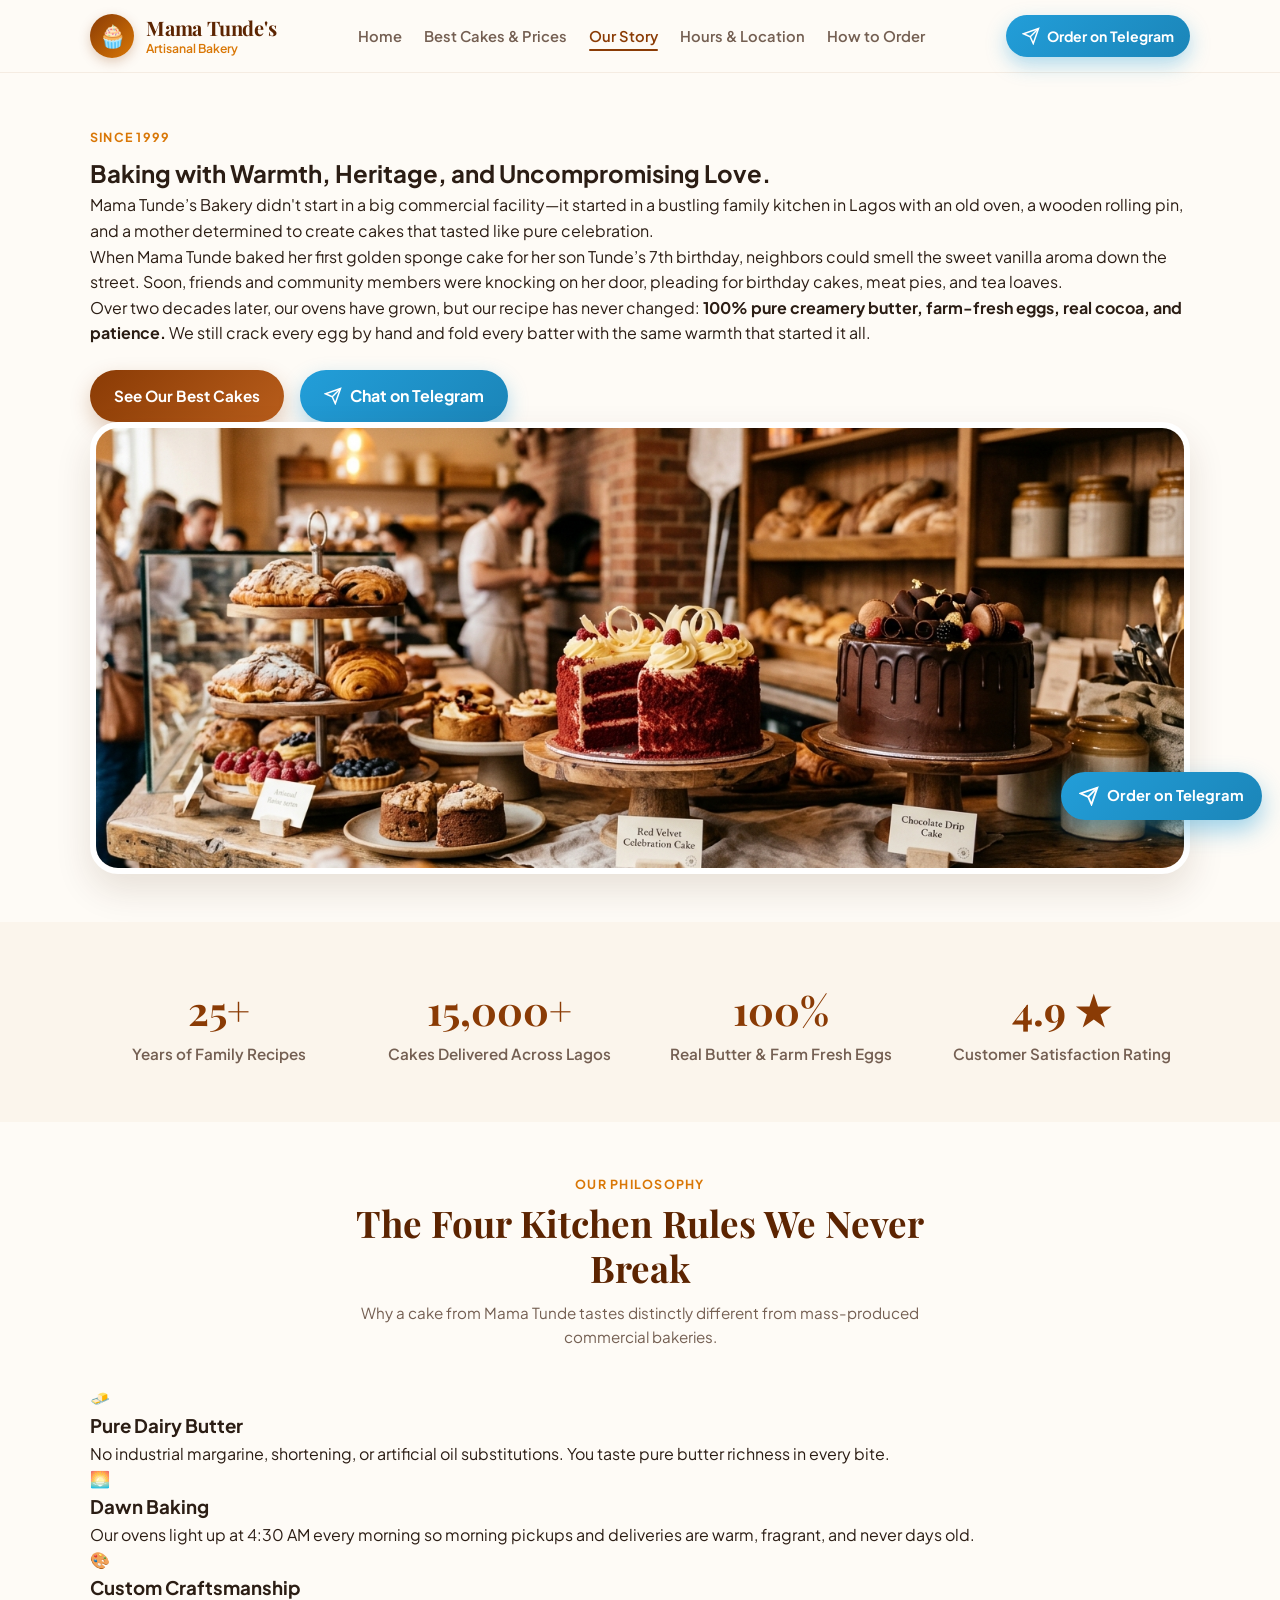
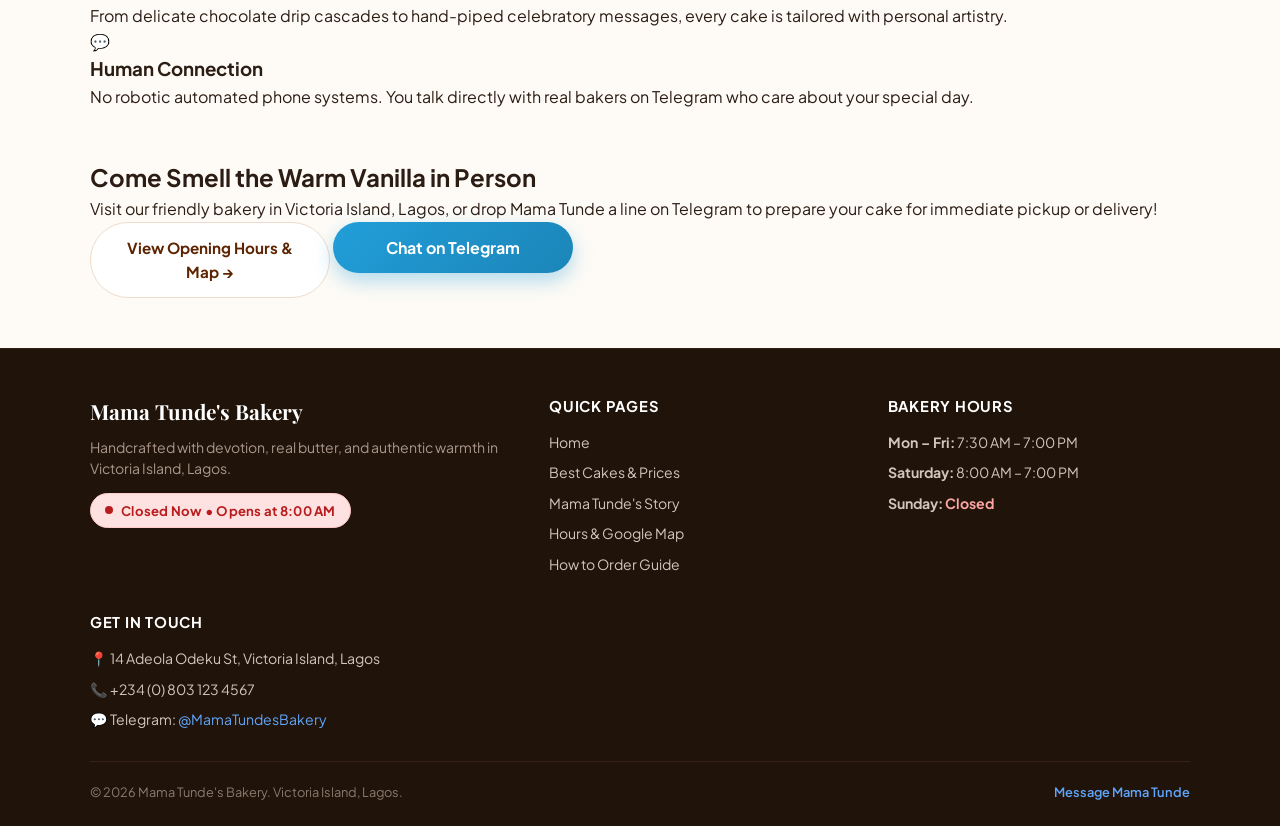
<file: about.html>
<!DOCTYPE html>
<html lang="en">
<head>
  <meta charset="UTF-8">
  <meta name="viewport" content="width=device-width, initial-scale=1.0, viewport-fit=cover">
  <title>Our Story & Heritage | Mama Tunde's Bakery</title>
  <meta name="description" content="Discover the story behind Mama Tunde's Bakery: 25+ years of artisanal baking, 100% pure dairy butter, family recipes, and authentic warmth in Lagos.">
  
  <link rel="icon" href="data:image/svg+xml,<svg xmlns=%22http://www.w3.org/2000/svg%22 viewBox=%220 0 100 100%22><text y=%22.9em%22 font-size=%2290%22>👩🏾‍🍳</text></svg>">
  <link rel="stylesheet" href="css/style.css">
</head>
<body>

  <!-- Site Header -->
  <header class="site-header">
    <div class="container header-inner">
      <a href="index.html" class="brand-logo" aria-label="Mama Tunde's Bakery Home">
        <div class="brand-icon">🧁</div>
        <div class="brand-text">
          <span class="brand-name">Mama Tunde's</span>
          <span class="brand-tagline">Artisanal Bakery</span>
        </div>
      </a>

      <!-- Desktop Navigation -->
      <nav aria-label="Main Navigation">
        <ul class="nav-menu">
          <li><a href="index.html" class="nav-link">Home</a></li>
          <li><a href="cakes.html" class="nav-link">Best Cakes & Prices</a></li>
          <li><a href="about.html" class="nav-link active">Our Story</a></li>
          <li><a href="location.html" class="nav-link">Hours & Location</a></li>
          <li><a href="order.html" class="nav-link">How to Order</a></li>
        </ul>
      </nav>

      <!-- Header Actions -->
      <div class="header-actions">
        <a href="https://t.me/MamaTundesBakery?text=Hello%20Mama%20Tunde!%20I%20just%20read%20your%20story%20and%20would%20love%20to%20order%20a%20cake." 
           target="_blank" rel="noopener noreferrer" class="btn-telegram-header">
          <svg width="18" height="18" viewBox="0 0 24 24" fill="none" stroke="currentColor" stroke-width="2"><line x1="22" y1="2" x2="11" y2="13"></line><polygon points="22 2 15 22 11 13 2 9 22 2"></polygon></svg>
          Order on Telegram
        </a>

        <button class="menu-toggle" aria-label="Toggle Navigation Menu" aria-expanded="false">
          <span></span>
          <span></span>
          <span></span>
        </button>
      </div>
    </div>

    <!-- Mobile Slide Drawer -->
    <div class="mobile-nav-drawer" role="dialog" aria-modal="true">
      <ul class="mobile-nav-list">
        <li class="mobile-nav-item"><a href="index.html"><span>🏠 Home</span> <span>→</span></a></li>
        <li class="mobile-nav-item"><a href="cakes.html"><span>🎂 Best Cakes & Prices</span> <span>→</span></a></li>
        <li class="mobile-nav-item"><a href="about.html" class="active"><span>👩🏾‍🍳 Our Story & Mama Tunde</span> <span>→</span></a></li>
        <li class="mobile-nav-item"><a href="location.html"><span>📍 Opening Hours & Map</span> <span>→</span></a></li>
        <li class="mobile-nav-item"><a href="order.html"><span>📋 How to Order Guide</span> <span>→</span></a></li>
      </ul>
      <a href="https://t.me/MamaTundesBakery?text=Hello%20Mama%20Tunde!%20I'd%20like%20to%20order%20a%20fresh%20cake." 
         target="_blank" rel="noopener noreferrer" class="mobile-telegram-btn-drawer">
        <svg width="20" height="20" viewBox="0 0 24 24" fill="none" stroke="currentColor" stroke-width="2"><line x1="22" y1="2" x2="11" y2="13"></line><polygon points="22 2 15 22 11 13 2 9 22 2"></polygon></svg>
        Chat & Order on Telegram
      </a>
    </div>
  </header>

  <main>
    <!-- About Hero Section -->
    <section class="section" style="padding-top: 50px;">
      <div class="container about-hero-grid">
        <div class="about-text">
          <span class="section-label">Since 1999</span>
          <h2>Baking with Warmth, Heritage, and Uncompromising Love.</h2>
          <p>
            Mama Tunde’s Bakery didn't start in a big commercial facility—it started in a bustling family kitchen in Lagos with an old oven, a wooden rolling pin, and a mother determined to create cakes that tasted like pure celebration.
          </p>
          <p>
            When Mama Tunde baked her first golden sponge cake for her son Tunde’s 7th birthday, neighbors could smell the sweet vanilla aroma down the street. Soon, friends and community members were knocking on her door, pleading for birthday cakes, meat pies, and tea loaves.
          </p>
          <p>
            Over two decades later, our ovens have grown, but our recipe has never changed: <strong>100% pure creamery butter, farm-fresh eggs, real cocoa, and patience.</strong> We still crack every egg by hand and fold every batter with the same warmth that started it all.
          </p>

          <div style="margin-top: 24px; display: flex; gap: 16px; flex-wrap: wrap;">
            <a href="cakes.html" class="btn btn-primary">See Our Best Cakes</a>
            <a href="https://t.me/MamaTundesBakery?text=Hello%20Mama%20Tunde!%20I%20love%20your%20story%20and%20want%20to%20order%20a%20cake." target="_blank" rel="noopener noreferrer" class="btn btn-telegram-primary">
              <svg width="18" height="18" viewBox="0 0 24 24" fill="none" stroke="currentColor" stroke-width="2"><line x1="22" y1="2" x2="11" y2="13"></line><polygon points="22 2 15 22 11 13 2 9 22 2"></polygon></svg>
              Chat on Telegram
            </a>
          </div>
        </div>

        <div>
          <div class="hero-image-wrap" style="border-width: 6px;">
            <img src="assets/images/hero-display.jpg" alt="Artisanal Bakery Kitchen with Fresh Cakes and Pastries" loading="eager">
          </div>
        </div>
      </div>
    </section>

    <!-- Heritage Stats Counter -->
    <section class="section" style="background: #fbf5ec; padding: 40px 0;">
      <div class="container">
        <div style="display: grid; grid-template-columns: repeat(auto-fit, minmax(180px, 1fr)); gap: 24px; text-align: center;">
          <div style="padding: 16px;">
            <div style="font-family: var(--font-serif); font-size: 2.5rem; font-weight: 700; color: var(--color-primary);">25+</div>
            <div style="font-weight: 600; color: var(--color-text-muted); font-size: 0.95rem;">Years of Family Recipes</div>
          </div>
          <div style="padding: 16px;">
            <div style="font-family: var(--font-serif); font-size: 2.5rem; font-weight: 700; color: var(--color-primary);">15,000+</div>
            <div style="font-weight: 600; color: var(--color-text-muted); font-size: 0.95rem;">Cakes Delivered Across Lagos</div>
          </div>
          <div style="padding: 16px;">
            <div style="font-family: var(--font-serif); font-size: 2.5rem; font-weight: 700; color: var(--color-primary);">100%</div>
            <div style="font-weight: 600; color: var(--color-text-muted); font-size: 0.95rem;">Real Butter & Farm Fresh Eggs</div>
          </div>
          <div style="padding: 16px;">
            <div style="font-family: var(--font-serif); font-size: 2.5rem; font-weight: 700; color: var(--color-primary);">4.9 ★</div>
            <div style="font-weight: 600; color: var(--color-text-muted); font-size: 0.95rem;">Customer Satisfaction Rating</div>
          </div>
        </div>
      </div>
    </section>

    <!-- Our 4 Core Promises -->
    <section class="section">
      <div class="container">
        <div class="section-header">
          <span class="section-label">Our Philosophy</span>
          <h2 class="section-title">The Four Kitchen Rules We Never Break</h2>
          <p class="section-subtitle">Why a cake from Mama Tunde tastes distinctly different from mass-produced commercial bakeries.</p>
        </div>

        <div class="values-grid">
          <div class="value-card">
            <div class="value-icon">🧈</div>
            <h3 class="value-title">Pure Dairy Butter</h3>
            <p class="value-desc">No industrial margarine, shortening, or artificial oil substitutions. You taste pure butter richness in every bite.</p>
          </div>

          <div class="value-card">
            <div class="value-icon">🌅</div>
            <h3 class="value-title">Dawn Baking</h3>
            <p class="value-desc">Our ovens light up at 4:30 AM every morning so morning pickups and deliveries are warm, fragrant, and never days old.</p>
          </div>

          <div class="value-card">
            <div class="value-icon">🎨</div>
            <h3 class="value-title">Custom Craftsmanship</h3>
            <p class="value-desc">From delicate chocolate drip cascades to hand-piped celebratory messages, every cake is tailored with personal artistry.</p>
          </div>

          <div class="value-card">
            <div class="value-icon">💬</div>
            <h3 class="value-title">Human Connection</h3>
            <p class="value-desc">No robotic automated phone systems. You talk directly with real bakers on Telegram who care about your special day.</p>
          </div>
        </div>
      </div>
    </section>

    <!-- Visit us CTA banner -->
    <section class="container" style="margin-bottom: 50px;">
      <div class="telegram-banner">
        <div class="telegram-banner-grid">
          <div>
            <h2 class="telegram-banner-title">Come Smell the Warm Vanilla in Person</h2>
            <p class="telegram-banner-desc">
              Visit our friendly bakery in Victoria Island, Lagos, or drop Mama Tunde a line on Telegram to prepare your cake for immediate pickup or delivery!
            </p>
          </div>
          <div class="telegram-banner-action">
            <a href="location.html" class="btn btn-outline" style="width: 100%; max-width: 240px; background: #fff; color: var(--color-primary-dark);">
              View Opening Hours & Map →
            </a>
            <a href="https://t.me/MamaTundesBakery?text=Hello%20Mama%20Tunde!%20I'd%20like%20to%20order%20a%20cake." target="_blank" rel="noopener noreferrer" class="btn btn-telegram-primary" style="width: 100%; max-width: 240px;">
              Chat on Telegram
            </a>
          </div>
        </div>
      </div>
    </section>
  </main>

  <!-- Site Footer -->
  <footer class="site-footer">
    <div class="container">
      <div class="footer-grid">
        <div class="footer-brand">
          <h3>Mama Tunde's Bakery</h3>
          <p>Handcrafted with devotion, real butter, and authentic warmth in Victoria Island, Lagos.</p>
          <div class="live-status-badge open">
            <span class="status-dot"></span>
            <span>Open Today Until 7:00 PM</span>
          </div>
        </div>

        <div>
          <h4 class="footer-col-title">Quick Pages</h4>
          <ul class="footer-links">
            <li><a href="index.html">Home</a></li>
            <li><a href="cakes.html">Best Cakes & Prices</a></li>
            <li><a href="about.html">Mama Tunde's Story</a></li>
            <li><a href="location.html">Hours & Google Map</a></li>
            <li><a href="order.html">How to Order Guide</a></li>
          </ul>
        </div>

        <div>
          <h4 class="footer-col-title">Bakery Hours</h4>
          <ul class="footer-links" style="font-size: 0.88rem;">
            <li><strong>Mon – Fri:</strong> 7:30 AM – 7:00 PM</li>
            <li><strong>Saturday:</strong> 8:00 AM – 7:00 PM</li>
            <li><strong>Sunday:</strong> <span style="color: #fca5a5; font-weight: 700;">Closed</span></li>
          </ul>
        </div>

        <div>
          <h4 class="footer-col-title">Get in Touch</h4>
          <ul class="footer-links" style="font-size: 0.88rem;">
            <li>📍 14 Adeola Odeku St, Victoria Island, Lagos</li>
            <li>📞 +234 (0) 803 123 4567</li>
            <li>💬 Telegram: <a href="https://t.me/MamaTundesBakery" target="_blank" rel="noopener noreferrer" style="color: #60a5fa;">@MamaTundesBakery</a></li>
          </ul>
        </div>
      </div>

      <div class="footer-bottom">
        <div>&copy; 2026 Mama Tunde's Bakery. Victoria Island, Lagos.</div>
        <div><a href="https://t.me/MamaTundesBakery" target="_blank" rel="noopener noreferrer" style="color: #60a5fa; font-weight: 600;">Message Mama Tunde</a></div>
      </div>
    </div>
  </footer>

  <!-- Floating Telegram FAB -->
  <a href="https://t.me/MamaTundesBakery?text=Hello%20Mama%20Tunde!%20I'd%20like%20to%20order%20a%20cake." 
     target="_blank" rel="noopener noreferrer" class="floating-telegram-fab" aria-label="Chat and Order on Telegram">
    <svg width="20" height="20" viewBox="0 0 24 24" fill="none" stroke="currentColor" stroke-width="2.2"><line x1="22" y1="2" x2="11" y2="13"></line><polygon points="22 2 15 22 11 13 2 9 22 2"></polygon></svg>
    <span>Order on Telegram</span>
  </a>

  <!-- Mobile Bottom Sticky Navigation -->
  <nav class="mobile-bottom-nav" aria-label="Mobile Bottom Navigation">
    <a href="index.html" class="bottom-nav-item">
      <svg viewBox="0 0 24 24" fill="none" stroke="currentColor"><path d="M3 9l9-7 9 7v11a2 2 0 0 1-2 2H5a2 2 0 0 1-2-2z"></path><polyline points="9 22 9 12 15 12 15 22"></polyline></svg>
      <span>Home</span>
    </a>
    <a href="cakes.html" class="bottom-nav-item">
      <svg viewBox="0 0 24 24" fill="none" stroke="currentColor"><path d="M20 21v-8a2 2 0 0 0-2-2H6a2 2 0 0 0-2 2v8"></path><path d="M4 16s.5-1 2-1 2.5 2 4 2 2.5-2 4-2 2.5 2 4 2 2.5-2 4-2 2.5 2 4 2 2-1 2-1"></path><path d="M2 21h20"></path><path d="M7 8v3"></path><path d="M12 5v6"></path><path d="M17 8v3"></path></svg>
      <span>Cakes</span>
    </a>
    <a href="https://t.me/MamaTundesBakery?text=Hello%20Mama%20Tunde!%20I'd%20like%20to%20order%20a%20fresh%20cake." 
       target="_blank" rel="noopener noreferrer" class="bottom-nav-item bottom-nav-telegram">
      <svg viewBox="0 0 24 24" fill="none" stroke="currentColor"><line x1="22" y1="2" x2="11" y2="13"></line><polygon points="22 2 15 22 11 13 2 9 22 2"></polygon></svg>
      <span>Telegram</span>
    </a>
    <a href="location.html" class="bottom-nav-item">
      <svg viewBox="0 0 24 24" fill="none" stroke="currentColor"><circle cx="12" cy="12" r="10"></circle><polyline points="12 6 12 12 16 14"></polyline></svg>
      <span>Hours/Map</span>
    </a>
    <a href="order.html" class="bottom-nav-item">
      <svg viewBox="0 0 24 24" fill="none" stroke="currentColor"><path d="M14 2H6a2 2 0 0 0-2 2v16a2 2 0 0 0 2 2h12a2 2 0 0 0 2-2V8z"></path><polyline points="14 2 14 8 20 8"></polyline><line x1="16" y1="13" x2="8" y2="13"></line><line x1="16" y1="17" x2="8" y2="17"></line><polyline points="10 9 9 9 8 9"></polyline></svg>
      <span>How to Order</span>
    </a>
  </nav>

  <script src="js/main.js"></script>
</body>
</html>
</file>
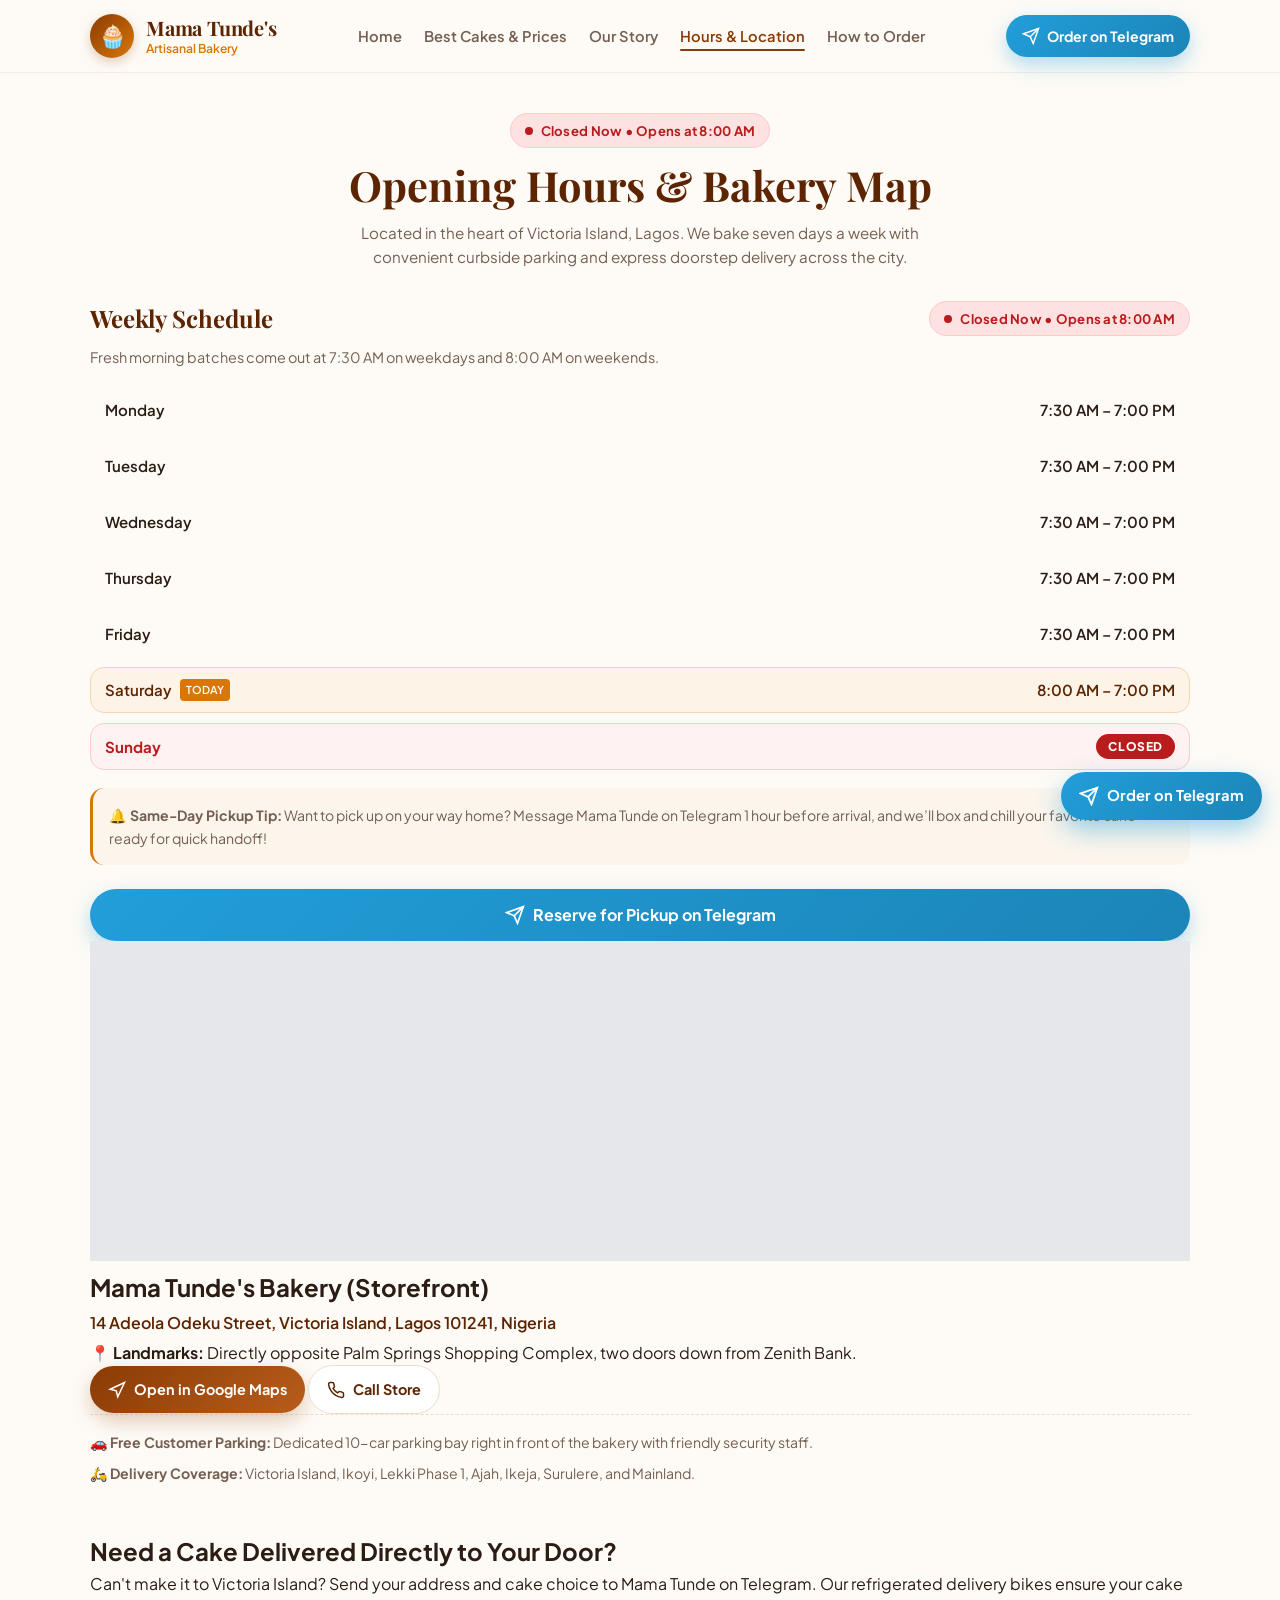
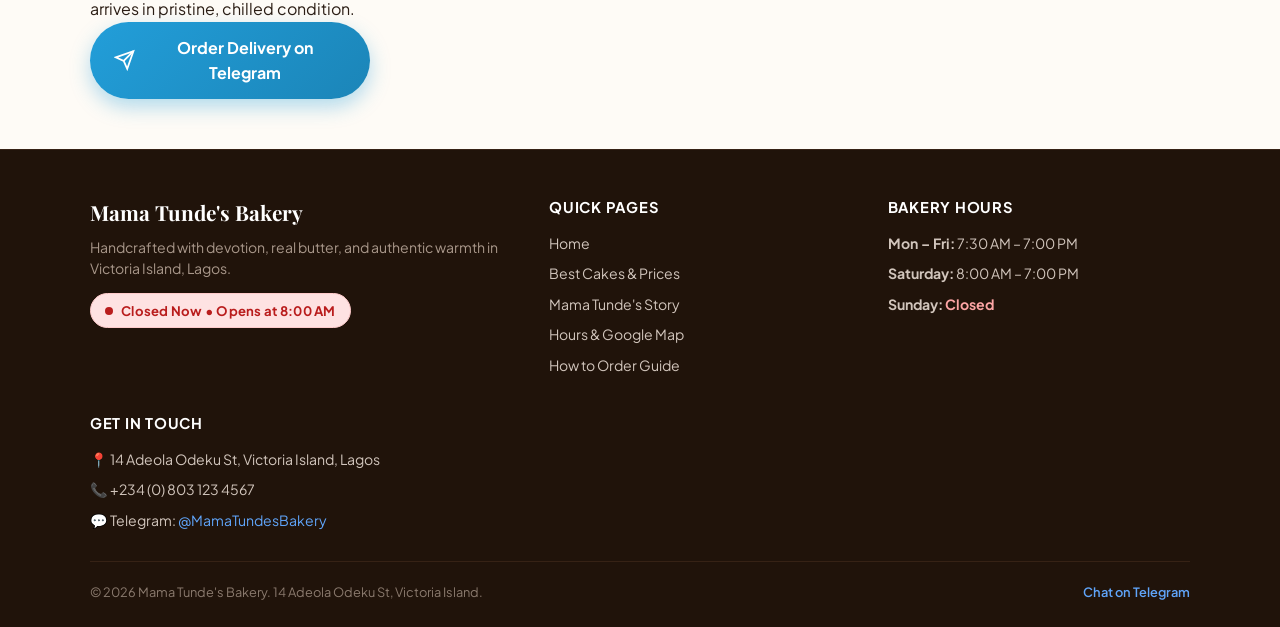
<file: location.html>
<!DOCTYPE html>
<html lang="en">
<head>
  <meta charset="UTF-8">
  <meta name="viewport" content="width=device-width, initial-scale=1.0, viewport-fit=cover">
  <title>Opening Hours & Map Location | Mama Tunde's Bakery</title>
  <meta name="description" content="Find Mama Tunde's Bakery opening hours, directions, and Google Map link in Victoria Island, Lagos. Open 7 days a week for pickup and express delivery.">
  
  <link rel="icon" href="data:image/svg+xml,<svg xmlns=%22http://www.w3.org/2000/svg%22 viewBox=%220 0 100 100%22><text y=%22.9em%22 font-size=%2290%22>📍</text></svg>">
  <link rel="stylesheet" href="css/style.css">
</head>
<body>

  <!-- Site Header -->
  <header class="site-header">
    <div class="container header-inner">
      <a href="index.html" class="brand-logo" aria-label="Mama Tunde's Bakery Home">
        <div class="brand-icon">🧁</div>
        <div class="brand-text">
          <span class="brand-name">Mama Tunde's</span>
          <span class="brand-tagline">Artisanal Bakery</span>
        </div>
      </a>

      <!-- Desktop Navigation -->
      <nav aria-label="Main Navigation">
        <ul class="nav-menu">
          <li><a href="index.html" class="nav-link">Home</a></li>
          <li><a href="cakes.html" class="nav-link">Best Cakes & Prices</a></li>
          <li><a href="about.html" class="nav-link">Our Story</a></li>
          <li><a href="location.html" class="nav-link active">Hours & Location</a></li>
          <li><a href="order.html" class="nav-link">How to Order</a></li>
        </ul>
      </nav>

      <!-- Header Actions -->
      <div class="header-actions">
        <a href="https://t.me/MamaTundesBakery?text=Hello%20Mama%20Tunde!%20I'm%20planning%20to%20visit%20the%20bakery%20or%20place%20an%20order." 
           target="_blank" rel="noopener noreferrer" class="btn-telegram-header">
          <svg width="18" height="18" viewBox="0 0 24 24" fill="none" stroke="currentColor" stroke-width="2"><line x1="22" y1="2" x2="11" y2="13"></line><polygon points="22 2 15 22 11 13 2 9 22 2"></polygon></svg>
          Order on Telegram
        </a>

        <button class="menu-toggle" aria-label="Toggle Navigation Menu" aria-expanded="false">
          <span></span>
          <span></span>
          <span></span>
        </button>
      </div>
    </div>

    <!-- Mobile Slide Drawer -->
    <div class="mobile-nav-drawer" role="dialog" aria-modal="true">
      <ul class="mobile-nav-list">
        <li class="mobile-nav-item"><a href="index.html"><span>🏠 Home</span> <span>→</span></a></li>
        <li class="mobile-nav-item"><a href="cakes.html"><span>🎂 Best Cakes & Prices</span> <span>→</span></a></li>
        <li class="mobile-nav-item"><a href="about.html"><span>👩🏾‍🍳 Our Story & Mama Tunde</span> <span>→</span></a></li>
        <li class="mobile-nav-item"><a href="location.html" class="active"><span>📍 Opening Hours & Map</span> <span>→</span></a></li>
        <li class="mobile-nav-item"><a href="order.html"><span>📋 How to Order Guide</span> <span>→</span></a></li>
      </ul>
      <a href="https://t.me/MamaTundesBakery?text=Hello%20Mama%20Tunde!%20I'd%20like%20to%20order%20a%20fresh%20cake." 
         target="_blank" rel="noopener noreferrer" class="mobile-telegram-btn-drawer">
        <svg width="20" height="20" viewBox="0 0 24 24" fill="none" stroke="currentColor" stroke-width="2"><line x1="22" y1="2" x2="11" y2="13"></line><polygon points="22 2 15 22 11 13 2 9 22 2"></polygon></svg>
        Chat & Order on Telegram
      </a>
    </div>
  </header>

  <main>
    <!-- Page Header Banner -->
    <section class="section" style="padding: 40px 0 20px; text-align: center;">
      <div class="container">
        <div class="live-status-badge open" style="margin-bottom: 12px;">
          <span class="status-dot"></span>
          <span>Open Now • Welcoming Visitors & Delivery</span>
        </div>
        <h1 class="section-title" style="font-size: 2.6rem;">Opening Hours & Bakery Map</h1>
        <p class="section-subtitle" style="max-width: 600px; margin: 0 auto;">
          Located in the heart of Victoria Island, Lagos. We bake seven days a week with convenient curbside parking and express doorstep delivery across the city.
        </p>
      </div>
    </section>

    <!-- Hours & Location Grid -->
    <section class="section" style="padding-top: 10px;">
      <div class="container location-grid">

        <!-- Weekly Opening Hours Card -->
        <div class="hours-card">
          <div style="display: flex; align-items: center; justify-content: space-between; margin-bottom: 8px;">
            <h2 style="font-family: var(--font-serif); font-size: 1.5rem; color: var(--color-primary-dark);">
              Weekly Schedule
            </h2>
            <div class="live-status-badge open">
              <span class="status-dot"></span>
              <span>Open</span>
            </div>
          </div>
          <p style="font-size: 0.9rem; color: var(--color-text-muted); margin-bottom: 18px;">
            Fresh morning batches come out at 7:30 AM on weekdays and 8:00 AM on weekends.
          </p>

          <ul class="hours-list">
            <li class="hours-item" data-day="1">
              <span class="hours-day">Monday</span>
              <span class="hours-time">7:30 AM – 7:00 PM</span>
            </li>
            <li class="hours-item" data-day="2">
              <span class="hours-day">Tuesday</span>
              <span class="hours-time">7:30 AM – 7:00 PM</span>
            </li>
            <li class="hours-item" data-day="3">
              <span class="hours-day">Wednesday</span>
              <span class="hours-time">7:30 AM – 7:00 PM</span>
            </li>
            <li class="hours-item" data-day="4">
              <span class="hours-day">Thursday</span>
              <span class="hours-time">7:30 AM – 7:00 PM</span>
            </li>
            <li class="hours-item" data-day="5">
              <span class="hours-day">Friday</span>
              <span class="hours-time">7:30 AM – 7:00 PM</span>
            </li>
            <li class="hours-item" data-day="6">
              <span class="hours-day">Saturday</span>
              <span class="hours-time">8:00 AM – 7:00 PM</span>
            </li>
            <li class="hours-item closed-day" data-day="0">
              <span class="hours-day" style="color: var(--color-closed-red); font-weight: 700;">Sunday</span>
              <span class="closed-badge">Closed</span>
            </li>
          </ul>

          <div style="background: #fbf5ec; padding: 16px; border-radius: var(--radius-md); font-size: 0.88rem; color: var(--color-text-muted); border-left: 3px solid var(--color-accent);">
            <strong>🔔 Same-Day Pickup Tip:</strong> Want to pick up on your way home? Message Mama Tunde on Telegram 1 hour before arrival, and we’ll box and chill your favorite cake ready for quick handoff!
          </div>

          <div style="margin-top: 24px;">
            <a href="https://t.me/MamaTundesBakery?text=Hello%20Mama%20Tunde!%20I%20would%20like%20to%20reserve%20a%20cake%20for%20pickup%20today." 
               target="_blank" rel="noopener noreferrer" class="btn btn-telegram-primary" style="width: 100%;">
              <svg width="20" height="20" viewBox="0 0 24 24" fill="none" stroke="currentColor" stroke-width="2"><line x1="22" y1="2" x2="11" y2="13"></line><polygon points="22 2 15 22 11 13 2 9 22 2"></polygon></svg>
              Reserve for Pickup on Telegram
            </a>
          </div>
        </div>

        <!-- Location & Map Card -->
        <div class="map-card">
          <!-- Embedded Google Map -->
          <iframe 
            class="map-embed-frame"
            src="https://maps.google.com/maps?q=14+Adeola+Odeku+Street+Victoria+Island+Lagos&t=&z=15&ie=UTF8&iwloc=&output=embed"
            title="Mama Tunde's Bakery Location Map"
            allowfullscreen=""
            loading="lazy">
          </iframe>

          <div class="map-card-body">
            <div>
              <h2 class="address-title">Mama Tunde's Bakery (Storefront)</h2>
              <p class="address-text" style="font-weight: 600; color: var(--color-primary-dark); margin-top: 4px;">
                14 Adeola Odeku Street, Victoria Island, Lagos 101241, Nigeria
              </p>
              <p class="address-text" style="margin-top: 4px;">
                📍 <strong>Landmarks:</strong> Directly opposite Palm Springs Shopping Complex, two doors down from Zenith Bank.
              </p>
            </div>

            <!-- Action buttons: Google Maps Link, Directions, Call -->
            <div class="map-btn-row">
              <a href="https://maps.google.com/?q=14+Adeola+Odeku+St+Victoria+Island+Lagos" 
                 target="_blank" rel="noopener noreferrer" class="btn btn-primary" style="flex: 1; padding: 12px 18px; font-size: 0.9rem;">
                <svg width="18" height="18" viewBox="0 0 24 24" fill="none" stroke="currentColor" stroke-width="2"><polygon points="3 11 22 2 13 21 11 13 3 11"></polygon></svg>
                Open in Google Maps
              </a>
              <a href="tel:+2348031234567" class="btn btn-outline" style="padding: 12px 18px; font-size: 0.9rem;">
                <svg width="18" height="18" viewBox="0 0 24 24" fill="none" stroke="currentColor" stroke-width="2"><path d="M22 16.92v3a2 2 0 0 1-2.18 2 19.79 19.79 0 0 1-8.63-3.07 19.5 19.5 0 0 1-6-6 19.79 19.79 0 0 1-3.07-8.67A2 2 0 0 1 4.11 2h3a2 2 0 0 1 2 1.72 12.84 12.84 0 0 0 .7 2.81 2 2 0 0 1-.45 2.11L8.09 9.91a16 16 0 0 0 6 6l1.27-1.27a2 2 0 0 1 2.11-.45 12.84 12.84 0 0 0 2.81.7A2 2 0 0 1 22 16.92z"></path></svg>
                Call Store
              </a>
            </div>

            <!-- Parking & Delivery Info -->
            <div style="border-top: 1px dashed var(--color-border); padding-top: 16px; display: flex; flex-direction: column; gap: 8px; font-size: 0.88rem; color: var(--color-text-muted);">
              <div>
                🚗 <strong>Free Customer Parking:</strong> Dedicated 10-car parking bay right in front of the bakery with friendly security staff.
              </div>
              <div>
                🛵 <strong>Delivery Coverage:</strong> Victoria Island, Ikoyi, Lekki Phase 1, Ajah, Ikeja, Surulere, and Mainland.
              </div>
            </div>
          </div>
        </div>

      </div>
    </section>

    <!-- Telegram Quick Order Banner -->
    <section class="container" style="margin-bottom: 50px;">
      <div class="telegram-banner">
        <div class="telegram-banner-grid">
          <div>
            <h2 class="telegram-banner-title">Need a Cake Delivered Directly to Your Door?</h2>
            <p class="telegram-banner-desc">
              Can't make it to Victoria Island? Send your address and cake choice to Mama Tunde on Telegram. Our refrigerated delivery bikes ensure your cake arrives in pristine, chilled condition.
            </p>
          </div>
          <div class="telegram-banner-action">
            <a href="https://t.me/MamaTundesBakery?text=Hello%20Mama%20Tunde!%20I'd%20like%20to%20order%20a%20cake%20for%20doorstep%20delivery." 
               target="_blank" rel="noopener noreferrer" class="btn btn-telegram-primary" style="width: 100%; max-width: 280px;">
              <svg width="22" height="22" viewBox="0 0 24 24" fill="none" stroke="currentColor" stroke-width="2"><line x1="22" y1="2" x2="11" y2="13"></line><polygon points="22 2 15 22 11 13 2 9 22 2"></polygon></svg>
              Order Delivery on Telegram
            </a>
          </div>
        </div>
      </div>
    </section>
  </main>

  <!-- Site Footer -->
  <footer class="site-footer">
    <div class="container">
      <div class="footer-grid">
        <div class="footer-brand">
          <h3>Mama Tunde's Bakery</h3>
          <p>Handcrafted with devotion, real butter, and authentic warmth in Victoria Island, Lagos.</p>
          <div class="live-status-badge open">
            <span class="status-dot"></span>
            <span>Open Today Until 7:00 PM</span>
          </div>
        </div>

        <div>
          <h4 class="footer-col-title">Quick Pages</h4>
          <ul class="footer-links">
            <li><a href="index.html">Home</a></li>
            <li><a href="cakes.html">Best Cakes & Prices</a></li>
            <li><a href="about.html">Mama Tunde's Story</a></li>
            <li><a href="location.html">Hours & Google Map</a></li>
            <li><a href="order.html">How to Order Guide</a></li>
          </ul>
        </div>

        <div>
          <h4 class="footer-col-title">Bakery Hours</h4>
          <ul class="footer-links" style="font-size: 0.88rem;">
            <li><strong>Mon – Fri:</strong> 7:30 AM – 7:00 PM</li>
            <li><strong>Saturday:</strong> 8:00 AM – 7:00 PM</li>
            <li><strong>Sunday:</strong> <span style="color: #fca5a5; font-weight: 700;">Closed</span></li>
          </ul>
        </div>

        <div>
          <h4 class="footer-col-title">Get in Touch</h4>
          <ul class="footer-links" style="font-size: 0.88rem;">
            <li>📍 14 Adeola Odeku St, Victoria Island, Lagos</li>
            <li>📞 +234 (0) 803 123 4567</li>
            <li>💬 Telegram: <a href="https://t.me/MamaTundesBakery" target="_blank" rel="noopener noreferrer" style="color: #60a5fa;">@MamaTundesBakery</a></li>
          </ul>
        </div>
      </div>

      <div class="footer-bottom">
        <div>&copy; 2026 Mama Tunde's Bakery. 14 Adeola Odeku St, Victoria Island.</div>
        <div><a href="https://t.me/MamaTundesBakery" target="_blank" rel="noopener noreferrer" style="color: #60a5fa; font-weight: 600;">Chat on Telegram</a></div>
      </div>
    </div>
  </footer>

  <!-- Floating Telegram FAB -->
  <a href="https://t.me/MamaTundesBakery?text=Hello%20Mama%20Tunde!%20I'd%20like%20to%20order%20a%20cake." 
     target="_blank" rel="noopener noreferrer" class="floating-telegram-fab" aria-label="Chat and Order on Telegram">
    <svg width="20" height="20" viewBox="0 0 24 24" fill="none" stroke="currentColor" stroke-width="2.2"><line x1="22" y1="2" x2="11" y2="13"></line><polygon points="22 2 15 22 11 13 2 9 22 2"></polygon></svg>
    <span>Order on Telegram</span>
  </a>

  <!-- Mobile Bottom Sticky Navigation -->
  <nav class="mobile-bottom-nav" aria-label="Mobile Bottom Navigation">
    <a href="index.html" class="bottom-nav-item">
      <svg viewBox="0 0 24 24" fill="none" stroke="currentColor"><path d="M3 9l9-7 9 7v11a2 2 0 0 1-2 2H5a2 2 0 0 1-2-2z"></path><polyline points="9 22 9 12 15 12 15 22"></polyline></svg>
      <span>Home</span>
    </a>
    <a href="cakes.html" class="bottom-nav-item">
      <svg viewBox="0 0 24 24" fill="none" stroke="currentColor"><path d="M20 21v-8a2 2 0 0 0-2-2H6a2 2 0 0 0-2 2v8"></path><path d="M4 16s.5-1 2-1 2.5 2 4 2 2.5-2 4-2 2.5 2 4 2 2-1 2-1"></path><path d="M2 21h20"></path><path d="M7 8v3"></path><path d="M12 5v6"></path><path d="M17 8v3"></path></svg>
      <span>Cakes</span>
    </a>
    <a href="https://t.me/MamaTundesBakery?text=Hello%20Mama%20Tunde!%20I'd%20like%20to%20order%20a%20fresh%20cake." 
       target="_blank" rel="noopener noreferrer" class="bottom-nav-item bottom-nav-telegram">
      <svg viewBox="0 0 24 24" fill="none" stroke="currentColor"><line x1="22" y1="2" x2="11" y2="13"></line><polygon points="22 2 15 22 11 13 2 9 22 2"></polygon></svg>
      <span>Telegram</span>
    </a>
    <a href="location.html" class="bottom-nav-item active">
      <svg viewBox="0 0 24 24" fill="none" stroke="currentColor"><circle cx="12" cy="12" r="10"></circle><polyline points="12 6 12 12 16 14"></polyline></svg>
      <span>Hours/Map</span>
    </a>
    <a href="order.html" class="bottom-nav-item">
      <svg viewBox="0 0 24 24" fill="none" stroke="currentColor"><path d="M14 2H6a2 2 0 0 0-2 2v16a2 2 0 0 0 2 2h12a2 2 0 0 0 2-2V8z"></path><polyline points="14 2 14 8 20 8"></polyline><line x1="16" y1="13" x2="8" y2="13"></line><line x1="16" y1="17" x2="8" y2="17"></line><polyline points="10 9 9 9 8 9"></polyline></svg>
      <span>How to Order</span>
    </a>
  </nav>

  <script src="js/main.js"></script>
</body>
</html>
</file>
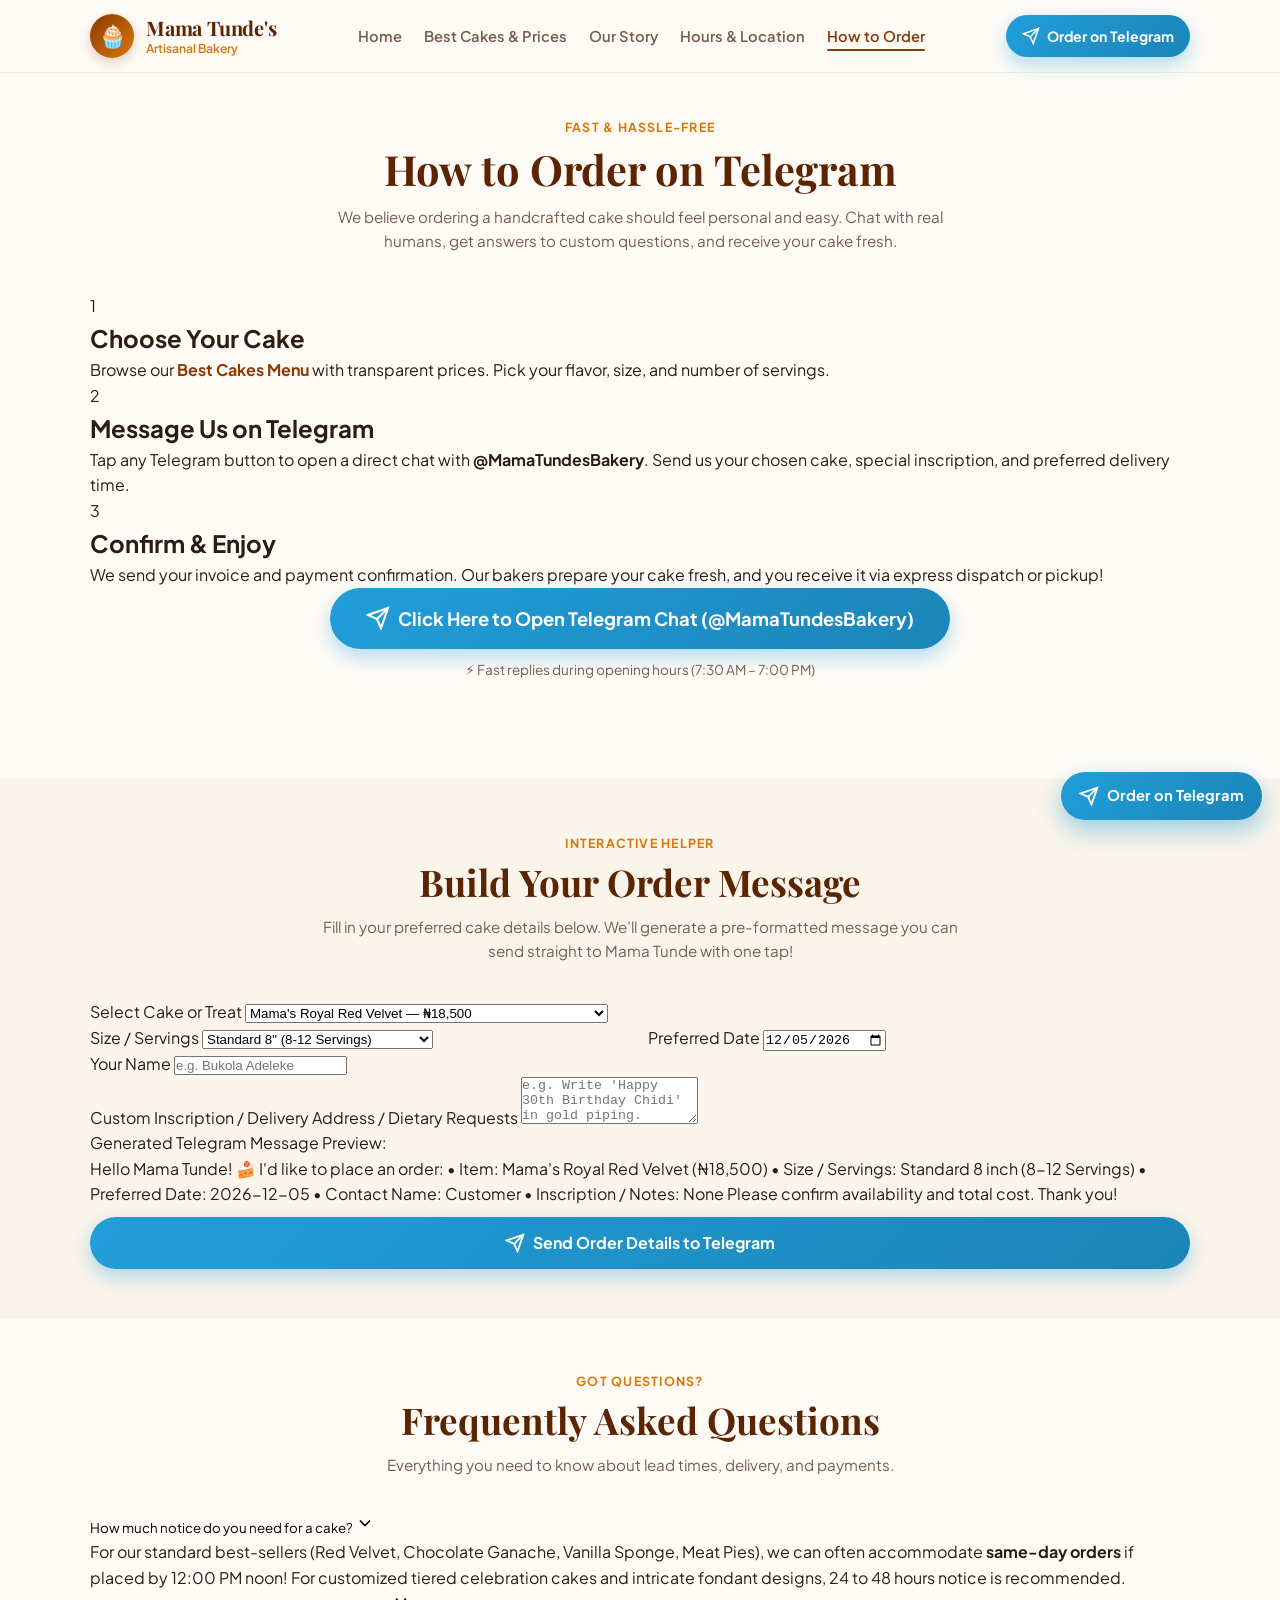
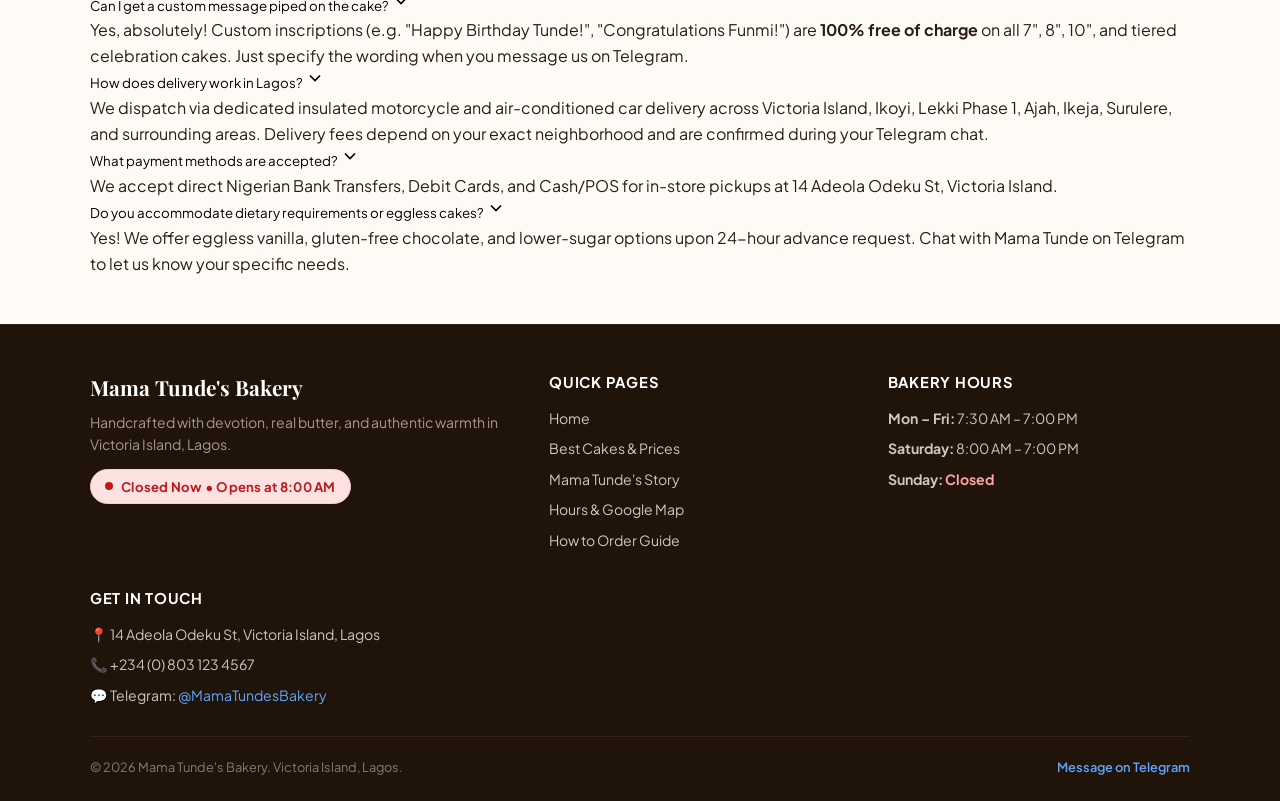
<file: order.html>
<!DOCTYPE html>
<html lang="en">
<head>
  <meta charset="UTF-8">
  <meta name="viewport" content="width=device-width, initial-scale=1.0, viewport-fit=cover">
  <title>How to Order on Telegram | Mama Tunde's Bakery</title>
  <meta name="description" content="Learn how easy it is to order fresh celebration cakes and pastries from Mama Tunde's Bakery on Telegram in 3 easy steps. Use our custom order builder!">
  
  <link rel="icon" href="data:image/svg+xml,<svg xmlns=%22http://www.w3.org/2000/svg%22 viewBox=%220 0 100 100%22><text y=%22.9em%22 font-size=%2290%22>📋</text></svg>">
  <link rel="stylesheet" href="css/style.css">
</head>
<body>

  <!-- Site Header -->
  <header class="site-header">
    <div class="container header-inner">
      <a href="index.html" class="brand-logo" aria-label="Mama Tunde's Bakery Home">
        <div class="brand-icon">🧁</div>
        <div class="brand-text">
          <span class="brand-name">Mama Tunde's</span>
          <span class="brand-tagline">Artisanal Bakery</span>
        </div>
      </a>

      <!-- Desktop Navigation -->
      <nav aria-label="Main Navigation">
        <ul class="nav-menu">
          <li><a href="index.html" class="nav-link">Home</a></li>
          <li><a href="cakes.html" class="nav-link">Best Cakes & Prices</a></li>
          <li><a href="about.html" class="nav-link">Our Story</a></li>
          <li><a href="location.html" class="nav-link">Hours & Location</a></li>
          <li><a href="order.html" class="nav-link active">How to Order</a></li>
        </ul>
      </nav>

      <!-- Header Actions -->
      <div class="header-actions">
        <a href="https://t.me/MamaTundesBakery?text=Hello%20Mama%20Tunde!%20I'd%20like%20to%20order%20a%20cake." 
           target="_blank" rel="noopener noreferrer" class="btn-telegram-header">
          <svg width="18" height="18" viewBox="0 0 24 24" fill="none" stroke="currentColor" stroke-width="2"><line x1="22" y1="2" x2="11" y2="13"></line><polygon points="22 2 15 22 11 13 2 9 22 2"></polygon></svg>
          Order on Telegram
        </a>

        <button class="menu-toggle" aria-label="Toggle Navigation Menu" aria-expanded="false">
          <span></span>
          <span></span>
          <span></span>
        </button>
      </div>
    </div>

    <!-- Mobile Slide Drawer -->
    <div class="mobile-nav-drawer" role="dialog" aria-modal="true">
      <ul class="mobile-nav-list">
        <li class="mobile-nav-item"><a href="index.html"><span>🏠 Home</span> <span>→</span></a></li>
        <li class="mobile-nav-item"><a href="cakes.html"><span>🎂 Best Cakes & Prices</span> <span>→</span></a></li>
        <li class="mobile-nav-item"><a href="about.html"><span>👩🏾‍🍳 Our Story & Mama Tunde</span> <span>→</span></a></li>
        <li class="mobile-nav-item"><a href="location.html"><span>📍 Opening Hours & Map</span> <span>→</span></a></li>
        <li class="mobile-nav-item"><a href="order.html" class="active"><span>📋 How to Order Guide</span> <span>→</span></a></li>
      </ul>
      <a href="https://t.me/MamaTundesBakery?text=Hello%20Mama%20Tunde!%20I'd%20like%20to%20order%20a%20fresh%20cake." 
         target="_blank" rel="noopener noreferrer" class="mobile-telegram-btn-drawer">
        <svg width="20" height="20" viewBox="0 0 24 24" fill="none" stroke="currentColor" stroke-width="2"><line x1="22" y1="2" x2="11" y2="13"></line><polygon points="22 2 15 22 11 13 2 9 22 2"></polygon></svg>
        Chat & Order on Telegram
      </a>
    </div>
  </header>

  <main>
    <!-- Page Header Banner -->
    <section class="section" style="padding: 40px 0 20px; text-align: center;">
      <div class="container">
        <span class="section-label">Fast & Hassle-Free</span>
        <h1 class="section-title" style="font-size: 2.6rem;">How to Order on Telegram</h1>
        <p class="section-subtitle" style="max-width: 620px; margin: 0 auto;">
          We believe ordering a handcrafted cake should feel personal and easy. Chat with real humans, get answers to custom questions, and receive your cake fresh.
        </p>
      </div>
    </section>

    <!-- 3 Simple Steps -->
    <section class="section" style="padding-top: 20px;">
      <div class="container">
        <div class="steps-grid">
          <div class="step-card">
            <div class="step-number">1</div>
            <h2 class="step-title">Choose Your Cake</h2>
            <p class="step-desc">
              Browse our <a href="cakes.html" style="color: var(--color-primary); font-weight: 700;">Best Cakes Menu</a> with transparent prices. Pick your flavor, size, and number of servings.
            </p>
          </div>

          <div class="step-card">
            <div class="step-number">2</div>
            <h2 class="step-title">Message Us on Telegram</h2>
            <p class="step-desc">
              Tap any Telegram button to open a direct chat with <strong>@MamaTundesBakery</strong>. Send us your chosen cake, special inscription, and preferred delivery time.
            </p>
          </div>

          <div class="step-card">
            <div class="step-number">3</div>
            <h2 class="step-title">Confirm & Enjoy</h2>
            <p class="step-desc">
              We send your invoice and payment confirmation. Our bakers prepare your cake fresh, and you receive it via express dispatch or pickup!
            </p>
          </div>
        </div>

        <!-- Big Telegram Action Banner -->
        <div style="text-align: center; margin-bottom: 50px;">
          <a href="https://t.me/MamaTundesBakery?text=Hello%20Mama%20Tunde!%20I'd%20like%20to%20order%20a%20cake." 
             target="_blank" rel="noopener noreferrer" class="btn btn-telegram-primary" style="padding: 16px 36px; font-size: 1.15rem;">
            <svg width="24" height="24" viewBox="0 0 24 24" fill="none" stroke="currentColor" stroke-width="2.2">
              <line x1="22" y1="2" x2="11" y2="13"></line>
              <polygon points="22 2 15 22 11 13 2 9 22 2"></polygon>
            </svg>
            Click Here to Open Telegram Chat (@MamaTundesBakery)
          </a>
          <div style="font-size: 0.85rem; color: var(--color-text-muted); margin-top: 10px;">
            ⚡ Fast replies during opening hours (7:30 AM – 7:00 PM)
          </div>
        </div>
      </div>
    </section>

    <!-- Interactive Custom Cake Order Builder -->
    <section class="section" style="background: #faf4eb; padding: 50px 0;">
      <div class="container">
        <div class="section-header">
          <span class="section-label">Interactive Helper</span>
          <h2 class="section-title">Build Your Order Message</h2>
          <p class="section-subtitle">
            Fill in your preferred cake details below. We’ll generate a pre-formatted message you can send straight to Mama Tunde with one tap!
          </p>
        </div>

        <div class="order-builder-card">
          <div class="form-group">
            <label for="orderCake" class="form-label">Select Cake or Treat</label>
            <select id="orderCake" class="form-select">
              <option value="Mama's Royal Red Velvet (₦18,500)">Mama's Royal Red Velvet — ₦18,500</option>
              <option value="Triple Chocolate Ganache Drip (₦21,000)">Triple Chocolate Ganache Drip — ₦21,000</option>
              <option value="Golden Vanilla Cloud Sponge (₦14,500)">Golden Vanilla Cloud Sponge — ₦14,500</option>
              <option value="Salted Caramel Lotus Crunch (₦22,500)">Salted Caramel Lotus Crunch — ₦22,500</option>
              <option value="Mama's Famous Meat Pie Box 6pcs (₦7,500)">Mama's Famous Meat Pie Box (6 pcs) — ₦7,500</option>
              <option value="Spiced Banana Walnut Loaf (₦6,500)">Spiced Banana Walnut Loaf — ₦6,500</option>
              <option value="Zesty Lemon Blossom Bundt (₦12,000)">Zesty Lemon Blossom Bundt — ₦12,000</option>
              <option value="Golden Savory Party Combo (₦8,000)">Golden Savory Party Combo — ₦8,000</option>
              <option value="Grand Milestone 2-Tier Cake (₦48,000)">Grand Milestone 2-Tier Cake — ₦48,000</option>
              <option value="Custom Bespoke Cake Request">Custom Bespoke Cake Request (Discuss flavor & design)</option>
            </select>
          </div>

          <div style="display: grid; grid-template-columns: 1fr 1fr; gap: 16px;">
            <div class="form-group">
              <label for="orderSize" class="form-label">Size / Servings</label>
              <select id="orderSize" class="form-select">
                <option value="Standard 8 inch (8-12 Servings)">Standard 8" (8-12 Servings)</option>
                <option value="Medium 10 inch (14-18 Servings)">Medium 10" (14-18 Servings)</option>
                <option value="Small 7 inch (6-8 Servings)">Small 7" (6-8 Servings)</option>
                <option value="2-Tier Celebration (25-35 Servings)">2-Tier Celebration (25-35 Servings)</option>
                <option value="Box / Platter">Box / Platter as listed</option>
              </select>
            </div>

            <div class="form-group">
              <label for="orderDate" class="form-label">Preferred Date</label>
              <input type="date" id="orderDate" class="form-input">
            </div>
          </div>

          <div class="form-group">
            <label for="orderName" class="form-label">Your Name</label>
            <input type="text" id="orderName" class="form-input" placeholder="e.g. Bukola Adeleke">
          </div>

          <div class="form-group">
            <label for="orderNotes" class="form-label">Custom Inscription / Delivery Address / Dietary Requests</label>
            <textarea id="orderNotes" class="form-textarea" rows="3" placeholder="e.g. Write 'Happy 30th Birthday Chidi' in gold piping. Deliver to Victoria Island."></textarea>
          </div>

          <label class="form-label" style="margin-top: 10px;">Generated Telegram Message Preview:</label>
          <div id="orderPreview" class="order-preview-box"></div>

          <a id="btnSendTelegram" href="#" target="_blank" rel="noopener noreferrer" class="btn btn-telegram-primary" style="width: 100%; margin-top: 10px;">
            <svg width="20" height="20" viewBox="0 0 24 24" fill="none" stroke="currentColor" stroke-width="2.2"><line x1="22" y1="2" x2="11" y2="13"></line><polygon points="22 2 15 22 11 13 2 9 22 2"></polygon></svg>
            Send Order Details to Telegram
          </a>
        </div>
      </div>
    </section>

    <!-- Frequently Asked Questions -->
    <section class="section">
      <div class="container">
        <div class="section-header">
          <span class="section-label">Got Questions?</span>
          <h2 class="section-title">Frequently Asked Questions</h2>
          <p class="section-subtitle">Everything you need to know about lead times, delivery, and payments.</p>
        </div>

        <div class="faq-list">
          <div class="faq-item active">
            <button class="faq-question" type="button">
              <span>How much notice do you need for a cake?</span>
              <svg class="faq-chevron" width="20" height="20" viewBox="0 0 24 24" fill="none" stroke="currentColor" stroke-width="2"><polyline points="6 9 12 15 18 9"></polyline></svg>
            </button>
            <div class="faq-answer">
              For our standard best-sellers (Red Velvet, Chocolate Ganache, Vanilla Sponge, Meat Pies), we can often accommodate <strong>same-day orders</strong> if placed by 12:00 PM noon! For customized tiered celebration cakes and intricate fondant designs, 24 to 48 hours notice is recommended.
            </div>
          </div>

          <div class="faq-item">
            <button class="faq-question" type="button">
              <span>Can I get a custom message piped on the cake?</span>
              <svg class="faq-chevron" width="20" height="20" viewBox="0 0 24 24" fill="none" stroke="currentColor" stroke-width="2"><polyline points="6 9 12 15 18 9"></polyline></svg>
            </button>
            <div class="faq-answer">
              Yes, absolutely! Custom inscriptions (e.g. "Happy Birthday Tunde!", "Congratulations Funmi!") are <strong>100% free of charge</strong> on all 7", 8", 10", and tiered celebration cakes. Just specify the wording when you message us on Telegram.
            </div>
          </div>

          <div class="faq-item">
            <button class="faq-question" type="button">
              <span>How does delivery work in Lagos?</span>
              <svg class="faq-chevron" width="20" height="20" viewBox="0 0 24 24" fill="none" stroke="currentColor" stroke-width="2"><polyline points="6 9 12 15 18 9"></polyline></svg>
            </button>
            <div class="faq-answer">
              We dispatch via dedicated insulated motorcycle and air-conditioned car delivery across Victoria Island, Ikoyi, Lekki Phase 1, Ajah, Ikeja, Surulere, and surrounding areas. Delivery fees depend on your exact neighborhood and are confirmed during your Telegram chat.
            </div>
          </div>

          <div class="faq-item">
            <button class="faq-question" type="button">
              <span>What payment methods are accepted?</span>
              <svg class="faq-chevron" width="20" height="20" viewBox="0 0 24 24" fill="none" stroke="currentColor" stroke-width="2"><polyline points="6 9 12 15 18 9"></polyline></svg>
            </button>
            <div class="faq-answer">
              We accept direct Nigerian Bank Transfers, Debit Cards, and Cash/POS for in-store pickups at 14 Adeola Odeku St, Victoria Island.
            </div>
          </div>

          <div class="faq-item">
            <button class="faq-question" type="button">
              <span>Do you accommodate dietary requirements or eggless cakes?</span>
              <svg class="faq-chevron" width="20" height="20" viewBox="0 0 24 24" fill="none" stroke="currentColor" stroke-width="2"><polyline points="6 9 12 15 18 9"></polyline></svg>
            </button>
            <div class="faq-answer">
              Yes! We offer eggless vanilla, gluten-free chocolate, and lower-sugar options upon 24-hour advance request. Chat with Mama Tunde on Telegram to let us know your specific needs.
            </div>
          </div>
        </div>
      </div>
    </section>
  </main>

  <!-- Site Footer -->
  <footer class="site-footer">
    <div class="container">
      <div class="footer-grid">
        <div class="footer-brand">
          <h3>Mama Tunde's Bakery</h3>
          <p>Handcrafted with devotion, real butter, and authentic warmth in Victoria Island, Lagos.</p>
          <div class="live-status-badge open">
            <span class="status-dot"></span>
            <span>Open Today Until 7:00 PM</span>
          </div>
        </div>

        <div>
          <h4 class="footer-col-title">Quick Pages</h4>
          <ul class="footer-links">
            <li><a href="index.html">Home</a></li>
            <li><a href="cakes.html">Best Cakes & Prices</a></li>
            <li><a href="about.html">Mama Tunde's Story</a></li>
            <li><a href="location.html">Hours & Google Map</a></li>
            <li><a href="order.html">How to Order Guide</a></li>
          </ul>
        </div>

        <div>
          <h4 class="footer-col-title">Bakery Hours</h4>
          <ul class="footer-links" style="font-size: 0.88rem;">
            <li><strong>Mon – Fri:</strong> 7:30 AM – 7:00 PM</li>
            <li><strong>Saturday:</strong> 8:00 AM – 7:00 PM</li>
            <li><strong>Sunday:</strong> <span style="color: #fca5a5; font-weight: 700;">Closed</span></li>
          </ul>
        </div>

        <div>
          <h4 class="footer-col-title">Get in Touch</h4>
          <ul class="footer-links" style="font-size: 0.88rem;">
            <li>📍 14 Adeola Odeku St, Victoria Island, Lagos</li>
            <li>📞 +234 (0) 803 123 4567</li>
            <li>💬 Telegram: <a href="https://t.me/MamaTundesBakery" target="_blank" rel="noopener noreferrer" style="color: #60a5fa;">@MamaTundesBakery</a></li>
          </ul>
        </div>
      </div>

      <div class="footer-bottom">
        <div>&copy; 2026 Mama Tunde's Bakery. Victoria Island, Lagos.</div>
        <div><a href="https://t.me/MamaTundesBakery" target="_blank" rel="noopener noreferrer" style="color: #60a5fa; font-weight: 600;">Message on Telegram</a></div>
      </div>
    </div>
  </footer>

  <!-- Floating Telegram FAB -->
  <a href="https://t.me/MamaTundesBakery?text=Hello%20Mama%20Tunde!%20I'd%20like%20to%20order%20a%20cake." 
     target="_blank" rel="noopener noreferrer" class="floating-telegram-fab" aria-label="Chat and Order on Telegram">
    <svg width="20" height="20" viewBox="0 0 24 24" fill="none" stroke="currentColor" stroke-width="2.2"><line x1="22" y1="2" x2="11" y2="13"></line><polygon points="22 2 15 22 11 13 2 9 22 2"></polygon></svg>
    <span>Order on Telegram</span>
  </a>

  <!-- Mobile Bottom Sticky Navigation -->
  <nav class="mobile-bottom-nav" aria-label="Mobile Bottom Navigation">
    <a href="index.html" class="bottom-nav-item">
      <svg viewBox="0 0 24 24" fill="none" stroke="currentColor"><path d="M3 9l9-7 9 7v11a2 2 0 0 1-2 2H5a2 2 0 0 1-2-2z"></path><polyline points="9 22 9 12 15 12 15 22"></polyline></svg>
      <span>Home</span>
    </a>
    <a href="cakes.html" class="bottom-nav-item">
      <svg viewBox="0 0 24 24" fill="none" stroke="currentColor"><path d="M20 21v-8a2 2 0 0 0-2-2H6a2 2 0 0 0-2 2v8"></path><path d="M4 16s.5-1 2-1 2.5 2 4 2 2.5-2 4-2 2.5 2 4 2 2.5-2 4-2 2-1 2-1"></path><path d="M2 21h20"></path><path d="M7 8v3"></path><path d="M12 5v6"></path><path d="M17 8v3"></path></svg>
      <span>Cakes</span>
    </a>
    <a href="https://t.me/MamaTundesBakery?text=Hello%20Mama%20Tunde!%20I'd%20like%20to%20order%20a%20fresh%20cake." 
       target="_blank" rel="noopener noreferrer" class="bottom-nav-item bottom-nav-telegram">
      <svg viewBox="0 0 24 24" fill="none" stroke="currentColor"><line x1="22" y1="2" x2="11" y2="13"></line><polygon points="22 2 15 22 11 13 2 9 22 2"></polygon></svg>
      <span>Telegram</span>
    </a>
    <a href="location.html" class="bottom-nav-item">
      <svg viewBox="0 0 24 24" fill="none" stroke="currentColor"><circle cx="12" cy="12" r="10"></circle><polyline points="12 6 12 12 16 14"></polyline></svg>
      <span>Hours/Map</span>
    </a>
    <a href="order.html" class="bottom-nav-item active">
      <svg viewBox="0 0 24 24" fill="none" stroke="currentColor"><path d="M14 2H6a2 2 0 0 0-2 2v16a2 2 0 0 0 2 2h12a2 2 0 0 0 2-2V8z"></path><polyline points="14 2 14 8 20 8"></polyline><line x1="16" y1="13" x2="8" y2="13"></line><line x1="16" y1="17" x2="8" y2="17"></line><polyline points="10 9 9 9 8 9"></polyline></svg>
      <span>How to Order</span>
    </a>
  </nav>

  <script src="js/main.js"></script>
</body>
</html>
</file>
<file: css/style.css>
/* ==========================================================================
   Mama Tunde's Bakery - Modern Artisanal Mobile-First Stylesheet
   ========================================================================== */

@import url('https://fonts.googleapis.com/css2?family=Playfair+Display:ital,wght@0,500;0,600;0,700;1,400&family=Plus+Jakarta+Sans:wght@400;500;600;700&display=swap');

:root {
  /* Color Palette */
  --color-primary: #8a3b05;
  --color-primary-dark: #5c2401;
  --color-primary-light: #b85d1b;
  --color-accent: #d97706;
  --color-accent-gold: #f59e0b;
  --color-cream: #fefbf6;
  --color-cream-subtle: #fbf5ec;
  --color-card-bg: #ffffff;
  --color-border: #eddccb;
  --color-border-light: #f5ece2;
  --color-text-main: #2b1d14;
  --color-text-muted: #745f52;
  --color-text-light: #9c887b;
  
  /* Telegram Brand Colors */
  --color-telegram: #229ed9;
  --color-telegram-dark: #1b85b8;
  --color-telegram-glow: rgba(34, 158, 217, 0.25);
  
  /* Status Colors */
  --color-open-green: #15803d;
  --color-open-bg: #dcfce7;
  --color-closed-red: #b91c1c;
  --color-closed-bg: #fee2e2;

  /* Typography */
  --font-serif: 'Playfair Display', Georgia, serif;
  --font-sans: 'Plus Jakarta Sans', system-ui, -apple-system, sans-serif;

  /* Layout & Elevations */
  --radius-sm: 8px;
  --radius-md: 14px;
  --radius-lg: 20px;
  --radius-xl: 28px;
  --radius-full: 9999px;
  
  --shadow-sm: 0 2px 6px rgba(43, 29, 20, 0.04);
  --shadow-md: 0 8px 24px rgba(69, 36, 1, 0.08);
  --shadow-lg: 0 16px 36px rgba(69, 36, 1, 0.12);
  --shadow-telegram: 0 8px 20px rgba(34, 158, 217, 0.35);

  --transition-fast: 0.2s cubic-bezier(0.16, 1, 0.3, 1);
  --transition-smooth: 0.35s cubic-bezier(0.16, 1, 0.3, 1);
}

/* Base & Reset */
*, *::before, *::after {
  box-sizing: border-box;
  margin: 0;
  padding: 0;
}

html, body {
  width: 100%;
  max-width: 100%;
  overflow-x: hidden;
  scroll-behavior: smooth;
  -webkit-text-size-adjust: 100%;
}

body {
  font-family: var(--font-sans);
  background-color: var(--color-cream);
  color: var(--color-text-main);
  line-height: 1.6;
  font-size: 16px;
  padding-bottom: 74px; /* Space for mobile bottom bar */
}

@media (min-width: 900px) {
  body {
    padding-bottom: 0;
  }
}

img {
  max-width: 100%;
  height: auto;
  display: block;
}

a {
  color: inherit;
  text-decoration: none;
  transition: color var(--transition-fast);
}

button {
  font-family: inherit;
  cursor: pointer;
  border: none;
  background: none;
}

/* Container */
.container {
  width: 100%;
  max-width: 1140px;
  margin: 0 auto;
  padding: 0 20px;
}

@media (max-width: 480px) {
  .container {
    padding: 0 16px;
  }
}

/* ==========================================================================
   Header Top Info Bar (Tagline + Address)
   ========================================================================== */
.header-top-bar {
  background-color: var(--color-primary-dark);
  color: #fcefe3;
  font-size: 0.8rem;
  padding: 7px 0;
  border-bottom: 1px solid rgba(255, 255, 255, 0.1);
}

.header-top-inner {
  display: flex;
  flex-direction: column;
  gap: 4px;
  align-items: center;
  justify-content: space-between;
  text-align: center;
}

@media (min-width: 768px) {
  .header-top-inner {
    flex-direction: row;
    text-align: left;
  }
}

.header-address {
  display: inline-flex;
  align-items: center;
  gap: 6px;
  font-weight: 500;
}

.header-tagline-bar {
  font-style: italic;
  color: var(--color-accent-gold);
  font-weight: 500;
}

/* ==========================================================================
   Main Header & Navigation
   ========================================================================== */
.site-header {
  position: sticky;
  top: 0;
  z-index: 100;
  background-color: rgba(254, 251, 246, 0.96);
  backdrop-filter: blur(12px);
  -webkit-backdrop-filter: blur(12px);
  border-bottom: 1px solid var(--color-border-light);
  transition: box-shadow var(--transition-fast);
}

.site-header.scrolled {
  box-shadow: var(--shadow-sm);
}

.header-inner {
  display: flex;
  align-items: center;
  justify-content: space-between;
  padding-top: 10px;
  padding-bottom: 10px;
  min-height: 72px;
}

.brand-block {
  display: flex;
  align-items: center;
}

.brand-logo {
  display: flex;
  align-items: center;
  gap: 12px;
  text-decoration: none;
}

.brand-icon {
  width: 44px;
  height: 44px;
  background: linear-gradient(135deg, var(--color-primary), var(--color-accent));
  color: #ffffff;
  border-radius: 50%;
  display: flex;
  align-items: center;
  justify-content: center;
  font-size: 22px;
  box-shadow: 0 4px 12px rgba(138, 59, 5, 0.25);
  flex-shrink: 0;
}

.brand-text {
  display: flex;
  flex-direction: column;
}

.brand-name {
  font-family: var(--font-serif);
  font-size: 1.25rem;
  font-weight: 700;
  color: var(--color-primary-dark);
  line-height: 1.15;
  letter-spacing: -0.01em;
  margin: 0;
}

.brand-tagline {
  font-size: 0.76rem;
  color: var(--color-accent);
  font-weight: 600;
  line-height: 1.3;
  margin-top: 2px;
}

.brand-address {
  font-size: 0.72rem;
  color: var(--color-text-muted);
  font-weight: 500;
  margin-top: 2px;
  display: block;
}

@media (min-width: 900px) {
  .brand-address {
    display: none; /* Already shown clearly in header-top-bar */
  }
}

/* Desktop Nav Links */
.nav-menu {
  display: none;
  list-style: none;
  align-items: center;
  gap: 22px;
}

.nav-link {
  font-size: 0.92rem;
  font-weight: 600;
  color: var(--color-text-muted);
  position: relative;
  padding: 6px 0;
}

.nav-link:hover,
.nav-link.active {
  color: var(--color-primary);
}

.nav-link.active::after {
  content: '';
  position: absolute;
  bottom: 0;
  left: 0;
  width: 100%;
  height: 2px;
  background-color: var(--color-primary);
  border-radius: 2px;
}

.header-actions {
  display: flex;
  align-items: center;
  gap: 10px;
}

/* Top "Order on Telegram" Button */
.btn-telegram-header {
  display: inline-flex;
  align-items: center;
  gap: 7px;
  background: linear-gradient(135deg, var(--color-telegram), var(--color-telegram-dark));
  color: #ffffff !important;
  padding: 10px 16px;
  border-radius: var(--radius-full);
  font-weight: 700;
  font-size: 0.88rem;
  box-shadow: var(--shadow-telegram);
  white-space: nowrap;
  transition: transform var(--transition-fast), box-shadow var(--transition-fast);
}

.btn-telegram-header:hover {
  transform: translateY(-2px);
  box-shadow: 0 10px 24px rgba(34, 158, 217, 0.45);
}

@media (max-width: 640px) {
  .btn-telegram-header {
    display: none; /* Prominently present right below in Hero, in Drawer, and in Bottom Nav */
  }
}

.menu-toggle {
  display: flex;
  flex-direction: column;
  justify-content: center;
  gap: 5px;
  width: 40px;
  height: 40px;
  border-radius: var(--radius-sm);
  background: var(--color-cream-subtle);
  border: 1px solid var(--color-border);
  padding: 8px;
  cursor: pointer;
}

.menu-toggle span {
  display: block;
  width: 100%;
  height: 2px;
  background-color: var(--color-primary-dark);
  border-radius: 2px;
  transition: transform var(--transition-fast), opacity var(--transition-fast);
}

.menu-toggle.open span:nth-child(1) {
  transform: translateY(7px) rotate(45deg);
}
.menu-toggle.open span:nth-child(2) {
  opacity: 0;
}
.menu-toggle.open span:nth-child(3) {
  transform: translateY(-7px) rotate(-45deg);
}

@media (min-width: 900px) {
  .nav-menu {
    display: flex;
  }
  .menu-toggle {
    display: none;
  }
}

/* Mobile Slide-down Drawer */
.mobile-nav-drawer {
  display: none;
  position: absolute;
  top: 100%;
  left: 0;
  width: 100%;
  background: var(--color-card-bg);
  border-bottom: 2px solid var(--color-border);
  box-shadow: var(--shadow-lg);
  padding: 16px 20px 20px;
  z-index: 99;
}

.mobile-nav-drawer.open {
  display: block;
  animation: slideDown 0.25s ease-out;
}

@keyframes slideDown {
  from { opacity: 0; transform: translateY(-10px); }
  to { opacity: 1; transform: translateY(0); }
}

.mobile-nav-list {
  list-style: none;
  display: flex;
  flex-direction: column;
  gap: 10px;
}

.mobile-nav-item a {
  display: flex;
  align-items: center;
  justify-content: space-between;
  padding: 12px 14px;
  border-radius: var(--radius-md);
  font-weight: 600;
  font-size: 0.98rem;
  color: var(--color-text-main);
  background: var(--color-cream);
  border: 1px solid var(--color-border-light);
}

.mobile-nav-item a.active {
  background: #fbf0e2;
  color: var(--color-primary);
  border-color: var(--color-primary-light);
}

.mobile-telegram-btn-drawer {
  margin-top: 14px;
  display: flex;
  align-items: center;
  justify-content: center;
  gap: 10px;
  background: linear-gradient(135deg, var(--color-telegram), var(--color-telegram-dark));
  color: #ffffff;
  padding: 14px;
  border-radius: var(--radius-md);
  font-weight: 700;
  font-size: 1rem;
  box-shadow: var(--shadow-telegram);
}

/* ==========================================================================
   Mobile Bottom Navigation Bar (Sticky Thumb-friendly)
   ========================================================================== */
.mobile-bottom-nav {
  position: fixed;
  bottom: 0;
  left: 0;
  width: 100%;
  height: 64px;
  background: rgba(255, 255, 255, 0.98);
  backdrop-filter: blur(16px);
  -webkit-backdrop-filter: blur(16px);
  border-top: 1px solid var(--color-border);
  display: flex;
  align-items: center;
  justify-content: space-around;
  z-index: 999;
  padding: 0 4px;
  box-shadow: 0 -4px 16px rgba(0, 0, 0, 0.06);
}

@media (min-width: 900px) {
  .mobile-bottom-nav {
    display: none;
  }
}

.bottom-nav-item {
  display: flex;
  flex-direction: column;
  align-items: center;
  justify-content: center;
  color: var(--color-text-muted);
  font-size: 0.72rem;
  font-weight: 600;
  gap: 3px;
  flex: 1;
  padding: 6px 0;
  text-align: center;
}

.bottom-nav-item svg {
  width: 20px;
  height: 20px;
  stroke-width: 2;
  transition: transform var(--transition-fast);
}

.bottom-nav-item.active {
  color: var(--color-primary);
}

.bottom-nav-item.active svg {
  transform: scale(1.1);
  stroke: var(--color-primary);
}

.bottom-nav-telegram {
  background: linear-gradient(135deg, var(--color-telegram), var(--color-telegram-dark));
  color: #ffffff !important;
  border-radius: 30px;
  padding: 6px 10px;
  margin: 0 2px;
  box-shadow: 0 4px 12px rgba(34, 158, 217, 0.4);
}

.bottom-nav-telegram svg {
  stroke: #ffffff;
}

/* ==========================================================================
   Live Status Badge
   ========================================================================== */
.live-status-badge {
  display: inline-flex;
  align-items: center;
  gap: 8px;
  padding: 6px 14px;
  border-radius: var(--radius-full);
  font-size: 0.82rem;
  font-weight: 700;
  letter-spacing: 0.02em;
  transition: all var(--transition-fast);
}

.live-status-badge.open {
  background-color: var(--color-open-bg);
  color: var(--color-open-green);
  border: 1px solid #bbf7d0;
}

.live-status-badge.closed {
  background-color: var(--color-closed-bg);
  color: var(--color-closed-red);
  border: 1px solid #fecaca;
}

.status-dot {
  width: 8px;
  height: 8px;
  border-radius: 50%;
  display: inline-block;
}

.live-status-badge.open .status-dot {
  background-color: var(--color-open-green);
  box-shadow: 0 0 0 3px rgba(21, 128, 61, 0.25);
  animation: pulseGreen 2s infinite;
}

.live-status-badge.closed .status-dot {
  background-color: var(--color-closed-red);
}

@keyframes pulseGreen {
  0% { box-shadow: 0 0 0 0 rgba(21, 128, 61, 0.4); }
  70% { box-shadow: 0 0 0 6px rgba(21, 128, 61, 0); }
  100% { box-shadow: 0 0 0 0 rgba(21, 128, 61, 0); }
}

/* ==========================================================================
   Hero Section
   ========================================================================== */
.hero-section {
  padding: 30px 0 50px;
  position: relative;
  overflow: hidden;
  background: radial-gradient(circle at 10% 20%, rgba(245, 158, 11, 0.06), transparent 50%),
              radial-gradient(circle at 90% 80%, rgba(138, 59, 5, 0.05), transparent 50%);
}

.hero-grid {
  display: grid;
  grid-template-columns: 1fr;
  gap: 30px;
  align-items: center;
}

@media (min-width: 900px) {
  .hero-section {
    padding: 60px 0 80px;
  }
  .hero-grid {
    grid-template-columns: 1.15fr 0.85fr;
    gap: 48px;
  }
}

.hero-meta {
  display: flex;
  flex-wrap: wrap;
  align-items: center;
  gap: 10px;
  margin-bottom: 16px;
}

.hero-tag {
  background: #fdf2e4;
  color: var(--color-primary);
  font-size: 0.78rem;
  font-weight: 700;
  text-transform: uppercase;
  letter-spacing: 0.06em;
  padding: 5px 12px;
  border-radius: var(--radius-full);
  border: 1px solid #f9dfc1;
}

.hero-title {
  font-family: var(--font-serif);
  font-size: 2.1rem;
  font-weight: 700;
  line-height: 1.18;
  color: var(--color-primary-dark);
  margin-bottom: 14px;
}

@media (min-width: 600px) {
  .hero-title {
    font-size: 2.8rem;
  }
}

.hero-title span {
  color: var(--color-primary);
  font-style: italic;
}

.hero-subtitle {
  font-size: 1.02rem;
  color: var(--color-text-muted);
  line-height: 1.6;
  margin-bottom: 24px;
}

.hero-cta-group {
  display: flex;
  flex-direction: column;
  gap: 12px;
  margin-bottom: 28px;
}

@media (min-width: 480px) {
  .hero-cta-group {
    flex-direction: row;
    align-items: center;
  }
}

/* Buttons */
.btn {
  display: inline-flex;
  align-items: center;
  justify-content: center;
  gap: 8px;
  font-weight: 700;
  font-size: 0.95rem;
  padding: 13px 24px;
  border-radius: var(--radius-full);
  transition: all var(--transition-fast);
  text-align: center;
  max-width: 100%;
}

.btn-primary {
  background: linear-gradient(135deg, var(--color-primary), var(--color-primary-light));
  color: #ffffff !important;
  box-shadow: 0 8px 20px rgba(138, 59, 5, 0.25);
}

.btn-primary:hover {
  transform: translateY(-2px);
  box-shadow: 0 12px 28px rgba(138, 59, 5, 0.35);
}

.btn-telegram-primary {
  background: linear-gradient(135deg, var(--color-telegram), var(--color-telegram-dark));
  color: #ffffff !important;
  box-shadow: var(--shadow-telegram);
  font-size: 1rem;
}

.btn-telegram-primary:hover {
  transform: translateY(-2px);
  box-shadow: 0 12px 28px rgba(34, 158, 217, 0.45);
}

.btn-outline {
  background: #ffffff;
  color: var(--color-primary-dark);
  border: 1.5px solid var(--color-border);
}

.btn-outline:hover {
  background: var(--color-cream-subtle);
  border-color: var(--color-primary);
  color: var(--color-primary);
  transform: translateY(-2px);
}

.hero-highlights {
  display: grid;
  grid-template-columns: repeat(auto-fit, minmax(130px, 1fr));
  gap: 10px;
  padding-top: 16px;
  border-top: 1px dashed var(--color-border);
}

.highlight-item {
  display: flex;
  align-items: center;
  gap: 6px;
  font-size: 0.82rem;
  font-weight: 600;
  color: var(--color-text-muted);
}

.highlight-item svg {
  color: var(--color-accent);
  flex-shrink: 0;
}

.hero-visual {
  position: relative;
}

.hero-image-wrap {
  position: relative;
  border-radius: var(--radius-xl);
  overflow: hidden;
  box-shadow: var(--shadow-lg);
  border: 4px solid #ffffff;
  background-color: var(--color-border-light);
}

.hero-image-wrap img {
  width: 100%;
  height: 320px;
  object-fit: cover;
  transition: transform 0.6s ease;
}

@media (min-width: 900px) {
  .hero-image-wrap img {
    height: 440px;
  }
}

.floating-cake-badge {
  position: absolute;
  bottom: 14px;
  left: 14px;
  right: 14px;
  background: rgba(255, 255, 255, 0.95);
  backdrop-filter: blur(10px);
  padding: 12px 14px;
  border-radius: var(--radius-md);
  display: flex;
  align-items: center;
  justify-content: space-between;
  box-shadow: 0 8px 20px rgba(0,0,0,0.12);
  border: 1px solid rgba(255, 255, 255, 0.8);
}

.badge-text-title {
  font-family: var(--font-serif);
  font-weight: 700;
  font-size: 0.92rem;
  color: var(--color-primary-dark);
}

.badge-text-sub {
  font-size: 0.74rem;
  color: var(--color-accent);
  font-weight: 600;
}

.badge-price {
  font-size: 1rem;
  font-weight: 700;
  color: var(--color-primary);
  background: #fbf0e2;
  padding: 4px 8px;
  border-radius: var(--radius-full);
  white-space: nowrap;
}

/* ==========================================================================
   Section Headers
   ========================================================================== */
.section {
  padding: 48px 0;
}

.section-header {
  text-align: center;
  max-width: 640px;
  margin: 0 auto 36px;
}

.section-label {
  display: inline-block;
  font-size: 0.78rem;
  text-transform: uppercase;
  letter-spacing: 0.1em;
  font-weight: 700;
  color: var(--color-accent);
  margin-bottom: 6px;
}

.section-title {
  font-family: var(--font-serif);
  font-size: 1.85rem;
  font-weight: 700;
  color: var(--color-primary-dark);
  line-height: 1.22;
  margin-bottom: 10px;
}

@media (min-width: 600px) {
  .section-title {
    font-size: 2.3rem;
  }
}

.section-subtitle {
  font-size: 0.95rem;
  color: var(--color-text-muted);
}

/* ==========================================================================
   Cakes Grid & Cake Cards (At least 6 cards)
   ========================================================================== */
.cakes-grid {
  display: grid;
  grid-template-columns: 1fr;
  gap: 22px;
}

@media (min-width: 580px) {
  .cakes-grid {
    grid-template-columns: repeat(2, 1fr);
  }
}

@media (min-width: 960px) {
  .cakes-grid {
    grid-template-columns: repeat(3, 1fr);
    gap: 28px;
  }
}

.cake-card {
  background: var(--color-card-bg);
  border-radius: var(--radius-xl);
  overflow: hidden;
  border: 1px solid var(--color-border);
  box-shadow: var(--shadow-sm);
  transition: transform var(--transition-fast), box-shadow var(--transition-fast), border-color var(--transition-fast);
  display: flex;
  flex-direction: column;
  position: relative;
}

.cake-card:hover {
  transform: translateY(-4px);
  box-shadow: var(--shadow-md);
  border-color: #e5cdb8;
}

.cake-card-img-wrap {
  position: relative;
  width: 100%;
  aspect-ratio: 4/3;
  overflow: hidden;
  background-color: var(--color-border-light);
}

.cake-card-img-wrap img {
  width: 100%;
  height: 100%;
  object-fit: cover;
  transition: transform 0.5s ease;
}

.cake-card:hover .cake-card-img-wrap img {
  transform: scale(1.04);
}

.cake-badge {
  position: absolute;
  top: 12px;
  left: 12px;
  background: rgba(43, 29, 20, 0.85);
  color: #ffffff;
  backdrop-filter: blur(8px);
  padding: 4px 10px;
  border-radius: var(--radius-full);
  font-size: 0.7rem;
  font-weight: 700;
  text-transform: uppercase;
  letter-spacing: 0.04em;
  z-index: 2;
}

.cake-badge.bestseller {
  background: var(--color-accent);
}

.cake-badge.signature {
  background: var(--color-primary);
}

.cake-card-body {
  padding: 18px;
  display: flex;
  flex-direction: column;
  flex-grow: 1;
}

.cake-card-meta {
  display: flex;
  align-items: center;
  justify-content: space-between;
  margin-bottom: 6px;
}

.cake-category {
  font-size: 0.72rem;
  font-weight: 700;
  color: var(--color-accent);
  text-transform: uppercase;
  letter-spacing: 0.05em;
}

.cake-servings {
  font-size: 0.72rem;
  color: var(--color-text-light);
  font-weight: 500;
}

.cake-title {
  font-family: var(--font-serif);
  font-size: 1.25rem;
  font-weight: 700;
  color: var(--color-primary-dark);
  margin-bottom: 8px;
  line-height: 1.25;
}

.cake-desc {
  font-size: 0.88rem;
  color: var(--color-text-muted);
  line-height: 1.5;
  margin-bottom: 16px;
  flex-grow: 1;
}

.cake-card-footer {
  margin-top: auto;
  padding-top: 14px;
  border-top: 1px dashed var(--color-border);
  display: flex;
  align-items: center;
  justify-content: space-between;
  gap: 10px;
}

.cake-price-block {
  display: flex;
  flex-direction: column;
}

.price-label {
  font-size: 0.68rem;
  color: var(--color-text-light);
  text-transform: uppercase;
  font-weight: 600;
}

.price-amount {
  font-family: var(--font-serif);
  font-size: 1.25rem;
  font-weight: 700;
  color: var(--color-primary);
  line-height: 1.1;
}

.btn-telegram-card {
  display: inline-flex;
  align-items: center;
  gap: 5px;
  background: #f0f9ff;
  color: var(--color-telegram-dark) !important;
  border: 1px solid #bae6fd;
  padding: 8px 12px;
  border-radius: var(--radius-full);
  font-size: 0.82rem;
  font-weight: 700;
  transition: all var(--transition-fast);
  white-space: nowrap;
}

.btn-telegram-card:hover {
  background: var(--color-telegram);
  color: #ffffff !important;
  border-color: var(--color-telegram);
  box-shadow: 0 4px 12px rgba(34, 158, 217, 0.3);
  transform: translateY(-1px);
}

/* ==========================================================================
   Opening Hours (Every Day with Closed Day Clearly Marked)
   ========================================================================== */
.hours-section {
  background: var(--color-cream-subtle);
  border-top: 1px solid var(--color-border-light);
  border-bottom: 1px solid var(--color-border-light);
}

.hours-wrapper {
  max-width: 620px;
  margin: 0 auto;
  background: var(--color-card-bg);
  border-radius: var(--radius-xl);
  padding: 26px 20px;
  border: 1px solid var(--color-border);
  box-shadow: var(--shadow-sm);
}

.hours-list {
  list-style: none;
  display: flex;
  flex-direction: column;
  gap: 10px;
  margin: 18px 0;
}

.hours-item {
  display: flex;
  justify-content: space-between;
  align-items: center;
  padding: 10px 14px;
  border-radius: var(--radius-md);
  font-size: 0.94rem;
  border: 1px solid transparent;
  background: var(--color-cream);
}

.hours-item.today {
  background: #fdf3e7;
  border-color: #f7d5b1;
  font-weight: 700;
  color: var(--color-primary-dark);
}

.hours-day {
  display: flex;
  align-items: center;
  gap: 8px;
  font-weight: 600;
}

.hours-item.today .hours-day::after {
  content: 'Today';
  font-size: 0.68rem;
  text-transform: uppercase;
  background: var(--color-accent);
  color: #ffffff;
  padding: 2px 6px;
  border-radius: 4px;
}

.hours-time {
  font-weight: 600;
}

/* Clearly Marked Closed Day */
.hours-item.closed-day {
  background: #fef2f2;
  border: 1.5px solid #fecaca;
}

.closed-badge {
  display: inline-block;
  background: var(--color-closed-red);
  color: #ffffff;
  font-size: 0.75rem;
  font-weight: 800;
  text-transform: uppercase;
  letter-spacing: 0.05em;
  padding: 3px 12px;
  border-radius: var(--radius-full);
}

/* ==========================================================================
   Map & Shop Location Section
   ========================================================================== */
.location-section {
  padding: 48px 0;
}

.location-box {
  background: var(--color-card-bg);
  border-radius: var(--radius-xl);
  border: 1px solid var(--color-border);
  overflow: hidden;
  box-shadow: var(--shadow-md);
  display: grid;
  grid-template-columns: 1fr;
}

@media (min-width: 800px) {
  .location-box {
    grid-template-columns: 1fr 1fr;
  }
}

.map-embed-frame {
  width: 100%;
  height: 280px;
  border: none;
  background: #e5e7eb;
}

@media (min-width: 800px) {
  .map-embed-frame {
    height: 100%;
    min-height: 320px;
  }
}

.location-info-panel {
  padding: 26px 20px;
  display: flex;
  flex-direction: column;
  justify-content: center;
  gap: 16px;
}

.location-address-title {
  font-family: var(--font-serif);
  font-size: 1.35rem;
  color: var(--color-primary-dark);
  font-weight: 700;
}

.location-address-text {
  font-size: 0.95rem;
  color: var(--color-text-main);
  line-height: 1.5;
}

.btn-map-link {
  display: inline-flex;
  align-items: center;
  gap: 8px;
  background: var(--color-primary);
  color: #ffffff !important;
  padding: 12px 20px;
  border-radius: var(--radius-full);
  font-weight: 700;
  font-size: 0.92rem;
  width: fit-content;
}

.btn-map-link:hover {
  background: var(--color-primary-dark);
}

/* ==========================================================================
   Bottom "Order on Telegram" Action Strip (Req 4: at the bottom)
   ========================================================================== */
.bottom-telegram-strip {
  background: linear-gradient(135deg, #0b1a2e, #1d3557);
  color: #ffffff;
  padding: 46px 20px;
  text-align: center;
  border-radius: var(--radius-xl);
  margin: 30px auto;
  box-shadow: var(--shadow-lg);
  position: relative;
  overflow: hidden;
}

.bottom-telegram-title {
  font-family: var(--font-serif);
  font-size: 1.8rem;
  font-weight: 700;
  margin-bottom: 10px;
}

@media (min-width: 600px) {
  .bottom-telegram-title {
    font-size: 2.2rem;
  }
}

.bottom-telegram-subtitle {
  font-size: 0.98rem;
  color: #cbd5e1;
  max-width: 580px;
  margin: 0 auto 24px;
  line-height: 1.6;
}

.btn-telegram-bottom {
  display: inline-flex;
  align-items: center;
  gap: 10px;
  background: linear-gradient(135deg, var(--color-telegram), var(--color-telegram-dark));
  color: #ffffff !important;
  font-size: 1.1rem;
  font-weight: 700;
  padding: 16px 32px;
  border-radius: var(--radius-full);
  box-shadow: 0 10px 25px rgba(34, 158, 217, 0.45);
  transition: transform var(--transition-fast), box-shadow var(--transition-fast);
}

.btn-telegram-bottom:hover {
  transform: translateY(-2px);
  box-shadow: 0 14px 32px rgba(34, 158, 217, 0.6);
}

/* ==========================================================================
   Site Footer
   ========================================================================== */
.site-footer {
  background: #20130a;
  color: #d1c5bc;
  padding: 46px 0 24px;
  font-size: 0.88rem;
  border-top: 1px solid #362215;
}

.footer-grid {
  display: grid;
  grid-template-columns: 1fr;
  gap: 28px;
  margin-bottom: 30px;
}

@media (min-width: 768px) {
  .footer-grid {
    grid-template-columns: 1.4fr 1fr 1fr;
    gap: 36px;
  }
}

.footer-brand h3 {
  font-family: var(--font-serif);
  font-size: 1.3rem;
  color: #ffffff;
  margin-bottom: 8px;
}

.footer-brand p {
  color: #a8978a;
  line-height: 1.5;
  margin-bottom: 14px;
}

.footer-col-title {
  color: #ffffff;
  font-size: 0.92rem;
  font-weight: 700;
  text-transform: uppercase;
  letter-spacing: 0.05em;
  margin-bottom: 12px;
}

.footer-links {
  list-style: none;
  display: flex;
  flex-direction: column;
  gap: 8px;
}

.footer-links a:hover {
  color: var(--color-accent-gold);
}

.footer-bottom {
  border-top: 1px solid #362215;
  padding-top: 20px;
  display: flex;
  flex-direction: column;
  gap: 10px;
  align-items: center;
  justify-content: space-between;
  text-align: center;
  color: #8a7a6e;
  font-size: 0.8rem;
}

@media (min-width: 600px) {
  .footer-bottom {
    flex-direction: row;
    text-align: left;
  }
}

/* Floating Telegram Bubble */
.floating-telegram-fab {
  position: fixed;
  bottom: 80px;
  right: 18px;
  z-index: 900;
  display: flex;
  align-items: center;
  gap: 8px;
  background: linear-gradient(135deg, var(--color-telegram), var(--color-telegram-dark));
  color: #ffffff !important;
  padding: 12px 18px;
  border-radius: var(--radius-full);
  font-weight: 700;
  font-size: 0.92rem;
  box-shadow: 0 10px 24px rgba(34, 158, 217, 0.45);
  transition: transform var(--transition-fast), box-shadow var(--transition-fast);
}

.floating-telegram-fab:hover {
  transform: translateY(-3px) scale(1.02);
  box-shadow: 0 14px 30px rgba(34, 158, 217, 0.6);
}

@media (max-width: 899px) {
  .floating-telegram-fab {
    display: none;
  }
}

/* ==========================================================================
   Strict 360px Mobile Phone Optimization (No Sideways Scrolling)
   ========================================================================== */
@media (max-width: 380px) {
  body {
    font-size: 15px;
  }
  .container {
    padding: 0 12px;
  }
  .hero-title {
    font-size: 1.85rem;
  }
  .section-title {
    font-size: 1.6rem;
  }
  .cake-card-body {
    padding: 14px;
  }
  .cake-card-footer {
    flex-direction: column;
    align-items: flex-start;
    gap: 10px;
  }
  .btn-telegram-card {
    width: 100%;
    justify-content: center;
  }
  .hours-item {
    padding: 8px 10px;
    font-size: 0.88rem;
  }
  .btn-telegram-bottom {
    font-size: 0.98rem;
    padding: 14px 20px;
    width: 100%;
  }
  .btn-map-link {
    width: 100%;
    justify-content: center;
  }
}
</file>
